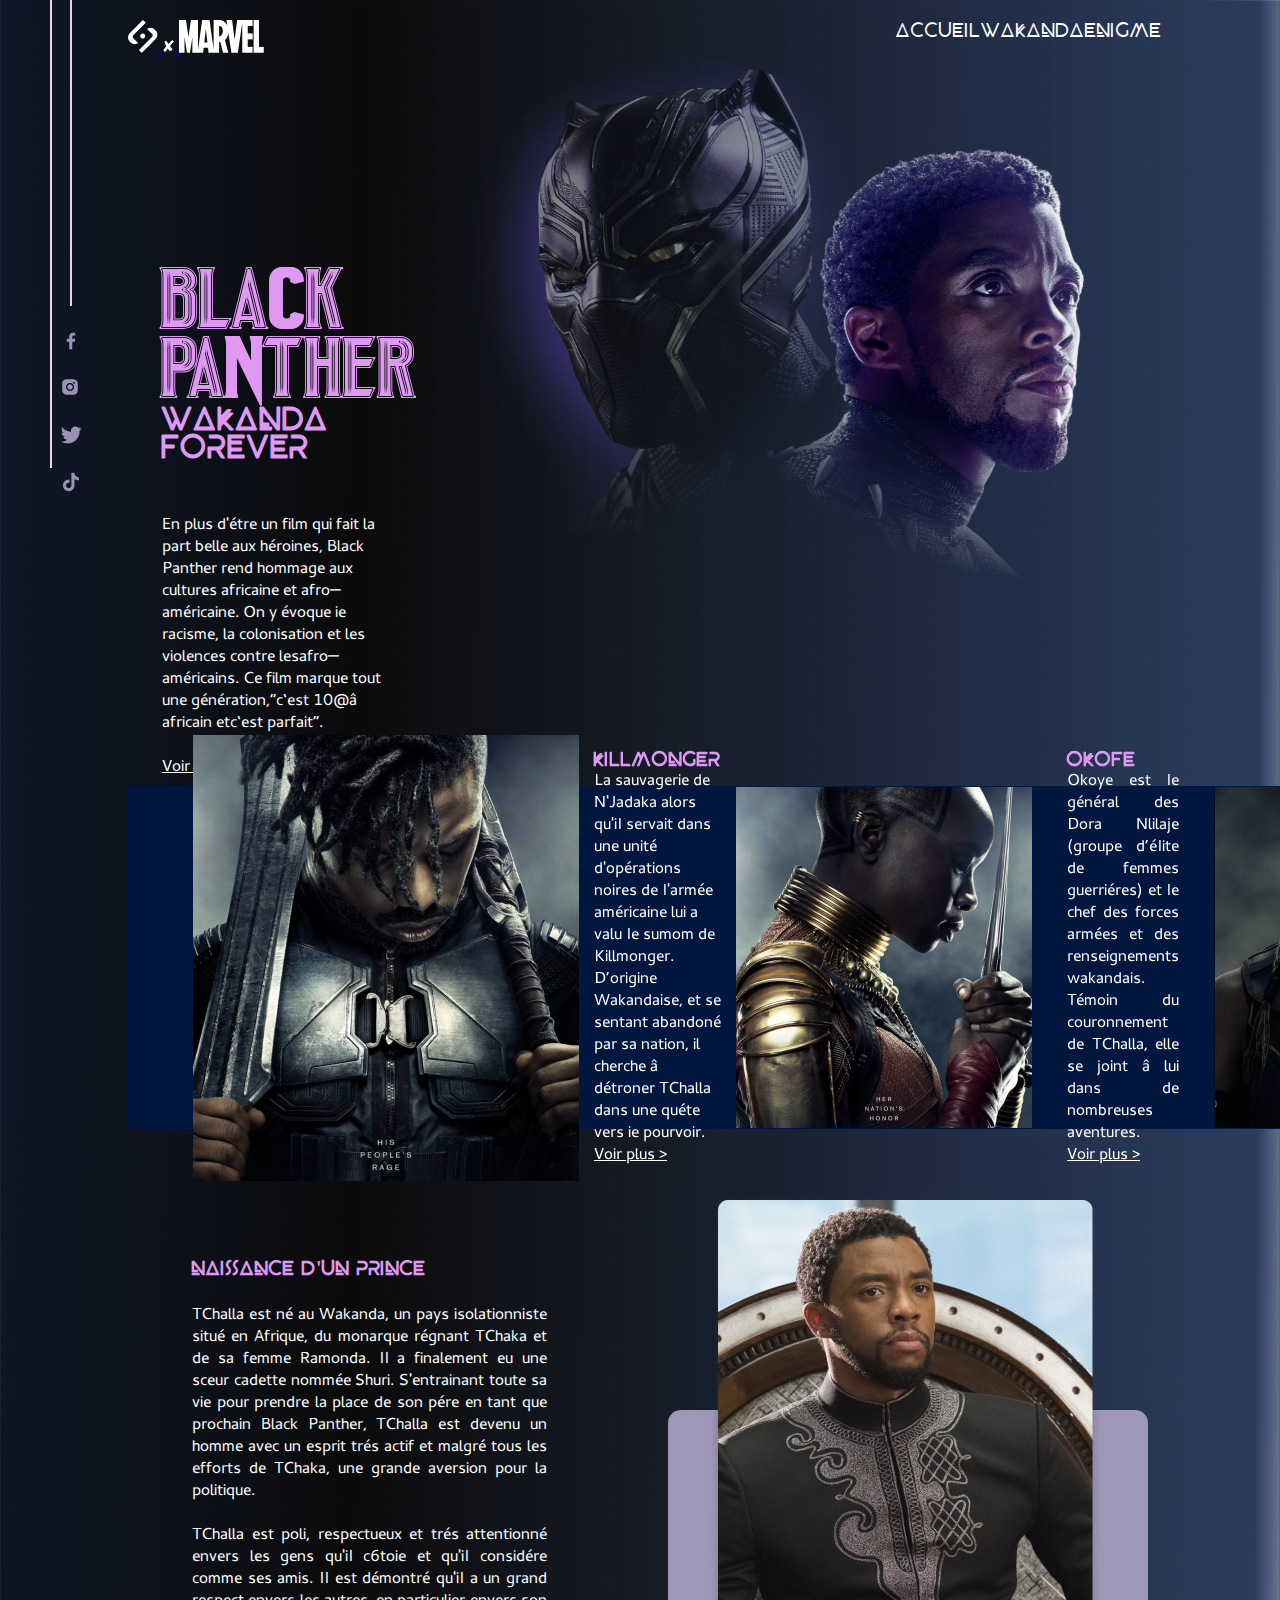
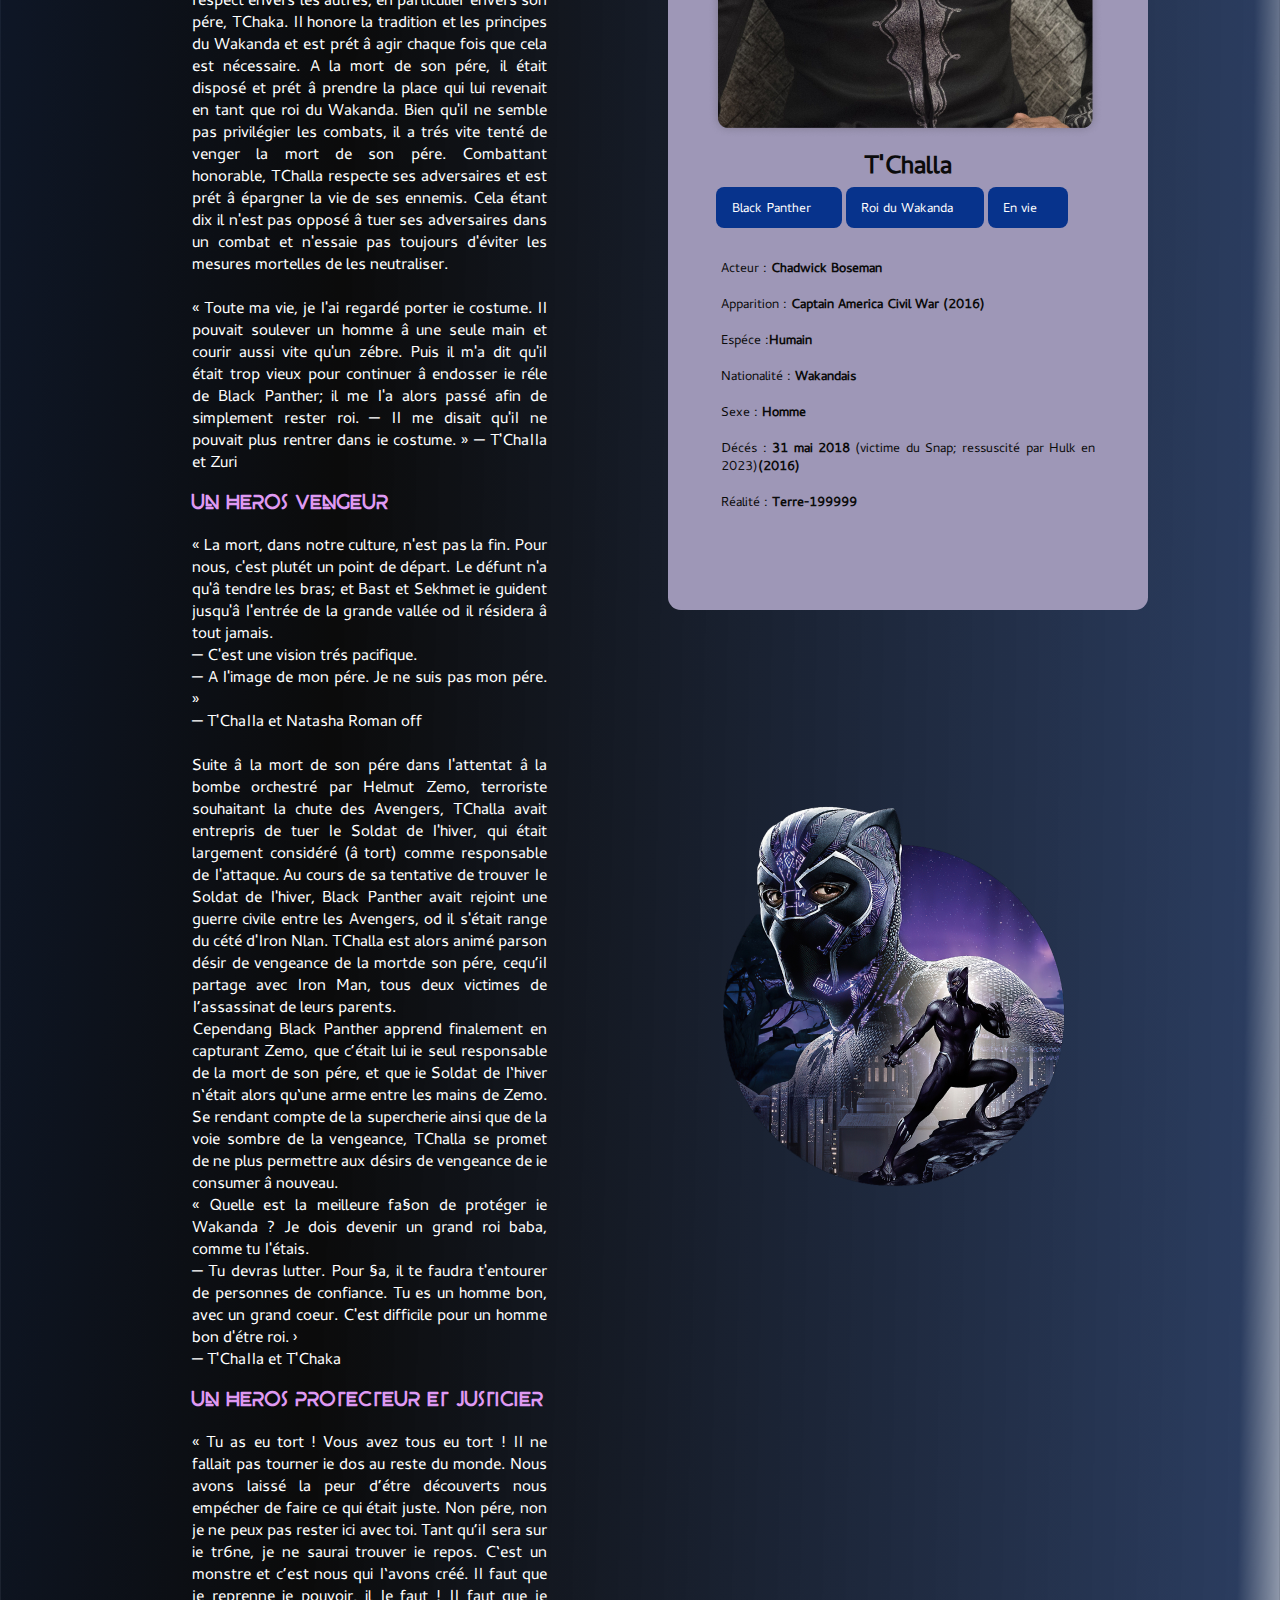
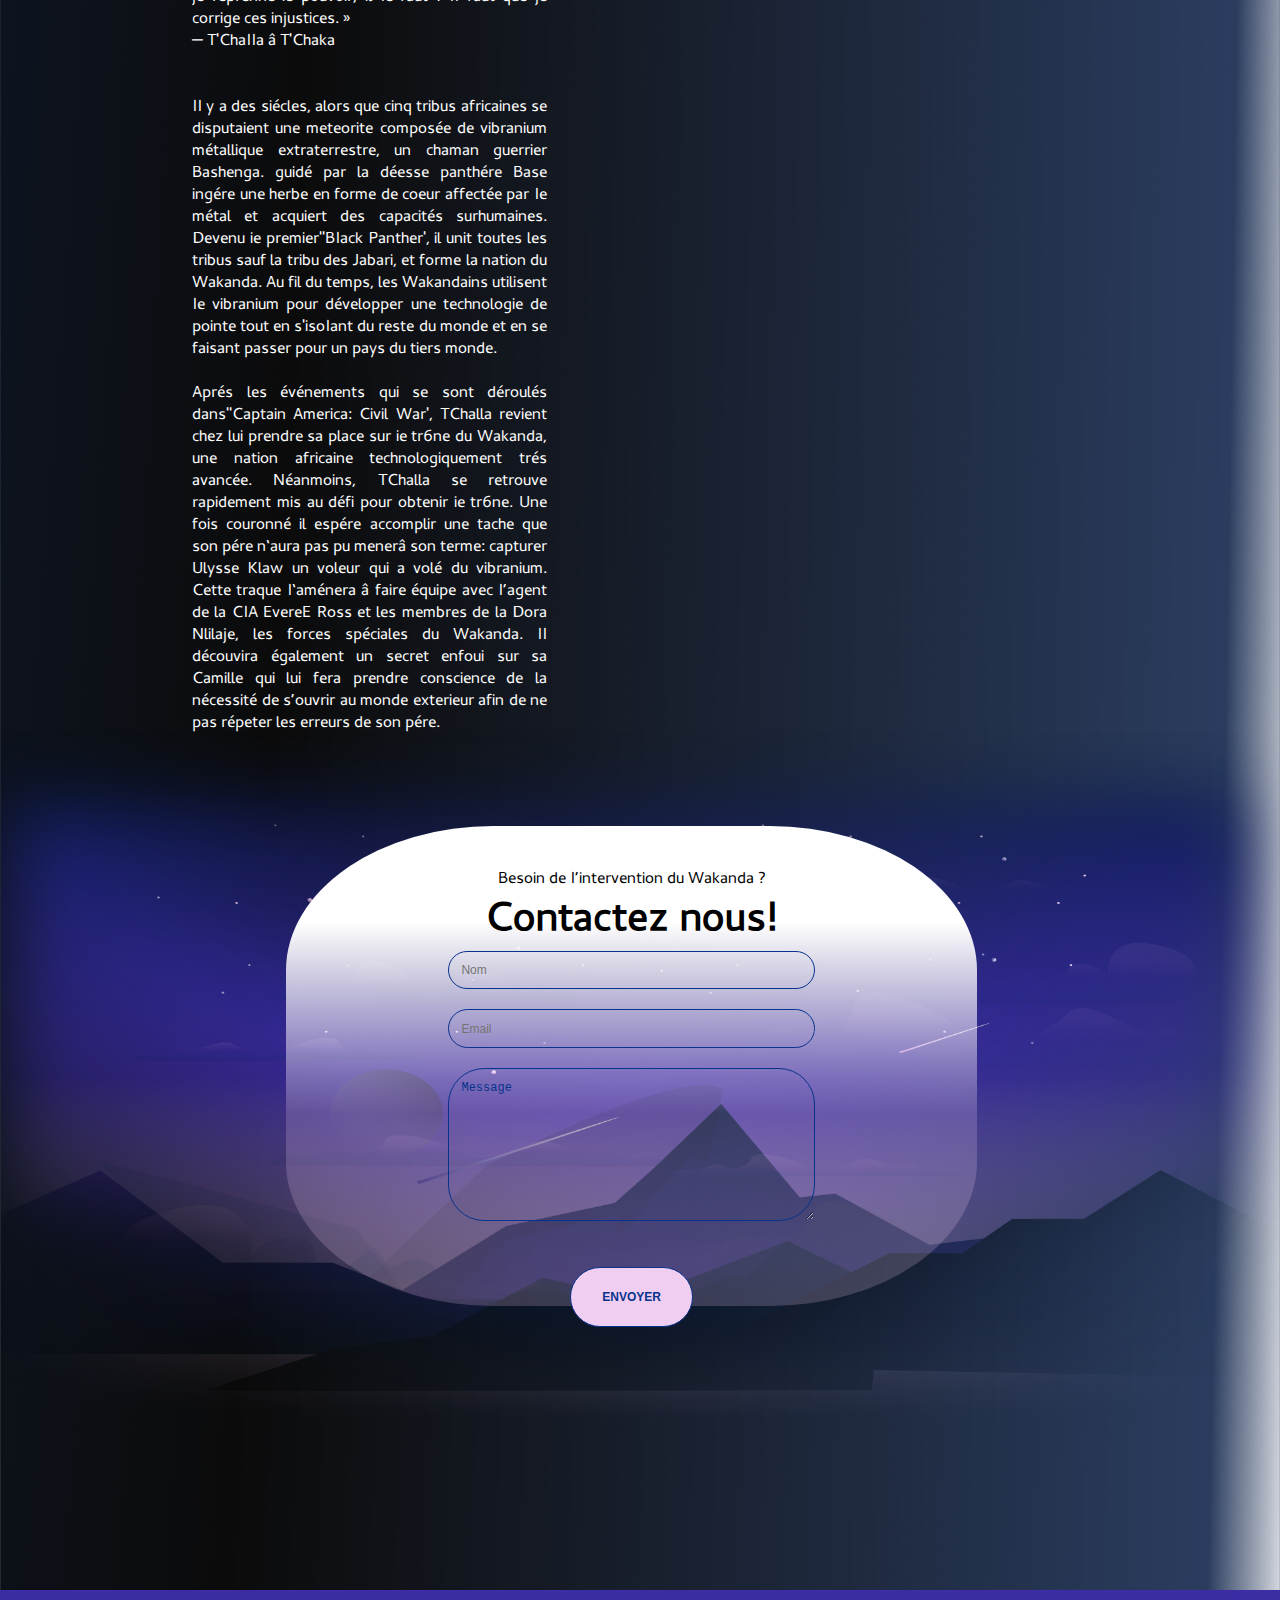
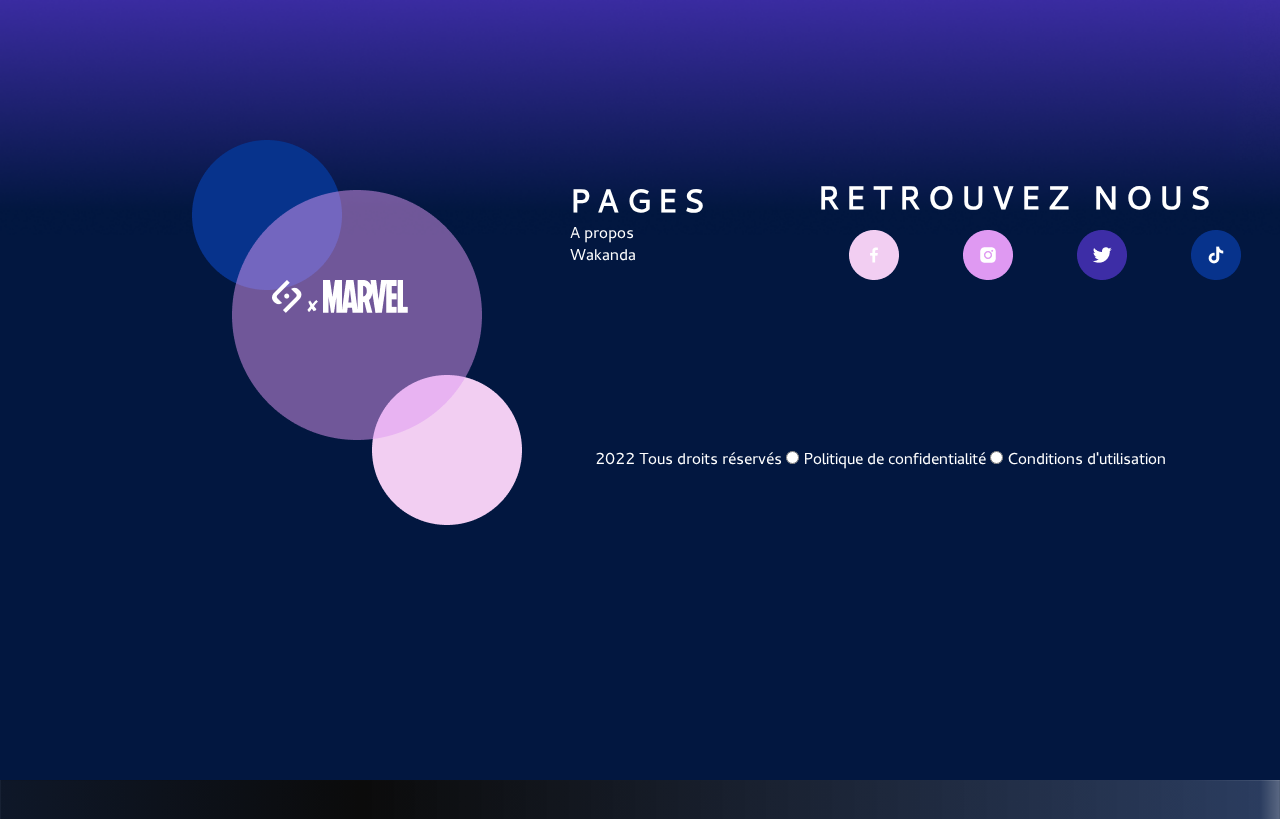
<file: accueil/index.html>
<!DOCTYPE html>
<html lang="en">
<head>
    <meta charset="UTF-8">
    <meta http-equiv="X-UA-Compatible" content="IE=edge">
    <meta name="viewport" content="width=device-width, initial-scale=1.0">
    <title>PANTHER / Accueil</title>
    <link rel="stylesheet" href="./css/style.css">
</head>
<body>
    <div class="long-bar"></div>
    <div class="short-bar"></div>
    <header>
        <nav class="navbar">
            <a href="#top"><img class="logo" src="../allpages/icon_SAYNA.png" alt="icon_SAYNA">
                <img class="logo" src="../allpages/icon_x.png" alt="icon_x">
                <img class="logo" src="../allpages/icon_MARVEL.png" alt="icon_MARVEL"></a>
            <ul>
                <li><a href="#">ACCUEIL</a></li>
                <li><a href="../wakanda/index.html" target="_blank">WAKANDA</a></li>
                <li><a href="../enigme/index.html" target="_blank">ENIGME</a></li>
            </ul>
        </nav>
    </header>
    <main>
        <div class="scroll">
            <a href="http://www.marvel-cineverse.fr/pages/mcu/encyclopedie/personnages/black-panther.html" target="_blank">
                <img class="social" src="../allpages/icon_facebook.png" alt="icon_facebook"></a>
            <a href="http://www.marvel-cineverse.fr/pages/mcu/encyclopedie/personnages/black-panther.html" target="_blank">
                <img class="social" src="../allpages/icon_instagram.png" alt="icon_instagram"></a>
            <a href="http://www.marvel-cineverse.fr/pages/mcu/encyclopedie/personnages/black-panther.html" target="_blank">
                <img class="social" src="../allpages/icon_twitter.png" alt="icon_twitter"></a>
            <a href="http://www.marvel-cineverse.fr/pages/mcu/encyclopedie/personnages/black-panther.html" target="_blank">
                <img class="social" src="../allpages/icon_tiktok.png" alt="icon_tiktok"></a>
        </div>
    <section id="personnage-principal">
        <div class="container">
            <div class="content">
                <div class="personnage-text">
                <h1>BLACK PANTHER</h1>
                <h2>WAKANDA FOREVER</h2>
                <p>En plus d'étre un film qui fait la part belle aux héroines, Black Panther rend hommage aux cultures africaine et afro—américaine. On y évoque ie racisme, la colonisation et les violences contre lesafro—américains.
                    Ce film marque tout une génération,“c‘est 10@â africain etc‘est parfait”. <br>
                    <br>
                    <span class="voir-plus"> Voir plus ></span>
                </p>
                </div>
                <div class="black-panther">
                    <img src="./a-illustrations/Pantherhome1..png" alt="">
                </div>
            </div>
        </div>
    </section>
    <section id="personnage">
        <div class="container">
            <div class="content">
                <div class="personnage-image">
                    <img src="./a-illustrations/Pantherhome2.png" alt="">
                </div>
                <div>
                    <h3>KILLMONGER</h3>
                    <p>La sauvagerie de N'Jadaka alors qu'iI servait dans une unité d'opérations noires de I'armée américaine lui a valu Ie sumom de Killmonger. D’origine Wakandaise, et se sentant abandoné par sa nation, il cherche â détroner TChalla dans une quéte vers ie pourvoir. <br>
                        <span class="voir-plus"> Voir plus ></span>
                    </p>
                </div>
                <div class="personnage-image">
                    <img src="./a-illustrations/Pantherhome3.png" alt="">
                </div>
                <div class="personnage-text">
                    <h3>OKOFE</h3>
                    <p>Okoye est Ie général des Dora Nlilaje (groupe d’éIite de femmes guerriéres) et Ie chef des forces armées et des renseignements wakandais. Témoin du couronnement de TChalla, elle se joint â lui dans de nombreuses aventures. <br>
                        <span class="voir-plus"> Voir plus ></span>
                    </p>
                </div> 
                <div class="personnage-image">
                    <img src="./a-illustrations/Pantherhome4.png" alt="">
                </div>
            </div>
        </div>
    </section>
    <section id="history">
        <div class="container">
            <div class="description">
                <h3>NAISSANCE D'UN PRINCE</h3>
                <br>
                <p>TChalla est né au Wakanda, un pays isolationniste situé en Afrique, du monarque régnant TChaka et de sa femme Ramonda. 
                    II a finalement eu une sceur cadette nommée Shuri. 
                    S'entrainant toute sa vie pour prendre la place de son pére en tant que prochain Black Panther, TChalla est devenu un homme avec un esprit trés actif et malgré tous les efforts de TChaka, une grande aversion pour la politique. <br>
                    <br>
                    TChalla est poli, respectueux et trés attentionné envers les gens qu'iI c6toie et qu'iI considére comme ses amis. 
                    II est démontré qu'iI a un grand respect envers les autres, en particulier envers son pére, TChaka. 
                    II honore la tradition et les principes du Wakanda et est prét â agir chaque fois que cela est nécessaire. 
                    A la mort de son pére, il était disposé et prét â prendre la place qui lui revenait en tant que roi du Wakanda. 
                    Bien qu'iI ne semble pas privilégier les combats, il a trés vite tenté de venger la mort de son pére. 
                    Combattant honorable, TChalla respecte ses adversaires et est prét â épargner la vie de ses ennemis. 
                    Cela étant dix il n'est pas opposé â tuer ses adversaires dans un combat et n'essaie pas toujours d'éviter les mesures mortelles de les neutraliser. <br>
                    <br>
                    « Toute ma vie, je I'ai regardé porter ie costume. II pouvait soulever un homme â une seule main et courir aussi vite qu'un zébre. 
                    Puis il m'a dit qu'iI était trop vieux pour continuer â endosser ie réle de Black Panther; il me I'a alors passé afin de simplement rester roi.
                    —	II me disait qu'iI ne pouvait plus rentrer dans ie costume. »
                    —	T'ChaIIa et Zuri   <br>                 
                </p>
                <br>
                <h3>UN HEROS VENGEUR</h3>
                <br>
                <p>« La mort, dans notre culture, n'est pas la fin. Pour nous, c'est plutét un point de départ. Le défunt n'a qu'â tendre les bras; et Bast et Sekhmet ie guident jusqu'â I'entrée de la grande vallée od il résidera â tout jamais. <br>
                    —	C'est une vision trés pacifique. <br>
                    —	A I'image de mon pére. Je ne suis pas mon pére. » <br>
                    —	T'ChaIIa et Natasha Roman off <br>
                    <br>
                    Suite â la mort de son pére dans I'attentat â la bombe orchestré par Helmut Zemo, terroriste souhaitant la chute des Avengers, TChalla avait entrepris de tuer Ie Soldat de I'hiver, 
                    qui était largement considéré (â tort) comme responsable de I'attaque. 
                    Au cours de sa tentative de trouver Ie Soldat de I'hiver, Black Panther avait rejoint une guerre civile entre les Avengers, od il s'était range du cété d'Iron Nlan. 
                    TChalla est alors animé parson désir de vengeance de la mortde son pére, cequ’iI partage avec Iron Man, tous deux victimes de I’assassinat de leurs parents. <br>
                    
                    Cependang Black Panther apprend finalement en capturant Zemo, que c’était lui ie seul responsable de la mort de son pére, et que ie Soldat de I‘hiver n‘était alors qu‘une arme entre les mains de Zemo. 
                    Se rendant compte de la supercherie ainsi que de la voie sombre de la vengeance, TChalla se promet de ne plus permettre aux désirs de vengeance de ie consumer â nouveau. <br>
                    
                    « Quelle est la meilleure fa§on de protéger ie Wakanda ? Je dois devenir un grand roi baba, comme tu I'étais. <br>
                    —	Tu devras lutter. Pour §a, il te faudra t'entourer de personnes de confiance. Tu es un homme bon, avec un grand coeur. C'est difficile pour un homme bon d'étre roi. › <br>
                    —	T'ChaIIa et T'Chaka <br>
                </p>
                <br>
                <h3>UN HEROS PROTECTEUR ET JUSTICIER</h3>
                <br>
                <p>« Tu as eu tort ! Vous avez tous eu tort ! II ne fallait pas tourner ie dos au reste du monde. 
                    Nous avons laissé la peur d’étre découverts nous empécher de faire ce qui était juste. 
                    Non pére, non je ne peux pas rester ici avec toi. Tant qu’iI sera sur ie tr6ne, je ne saurai trouver ie repos. 
                    C‘est un monstre et c’est nous qui I‘avons créé. 
                    II faut que je reprenne ie pouvoir, il Ie faut ! II faut que je corrige ces injustices. » <br>
                    —	T'ChaIIa â T'Chaka <br>
                    <br>
                    <br>
                    II y a des siécles, alors que cinq tribus africaines se disputaient une meteorite composée de vibranium métallique extraterrestre, un chaman guerrier Bashenga. 
                    guidé par la déesse panthére Base ingére une herbe en forme de coeur affectée par Ie métal et acquiert des capacités surhumaines. 
                    Devenu ie premier"BIack Panther', il unit toutes les tribus sauf la tribu des Jabari, et forme la nation du Wakanda. 
                    Au fil du temps, les Wakandains utilisent Ie vibranium pour développer une technologie de pointe tout en s'isoIant du reste du monde et en se faisant passer pour un pays du tiers monde. <br>
                    <br>
                    Aprés les événements qui se sont déroulés dans"Captain America: Civil War', TChalla revient chez lui prendre sa place sur ie tr6ne du Wakanda, une nation africaine technologiquement trés avancée. 
                    Néanmoins, TChalla se retrouve rapidement mis au défi pour obtenir ie tr6ne. Une fois couronné il espére accomplir une tache que son pére n‘aura pas pu menerâ son terme: 
                    capturer Ulysse Klaw un voleur qui a volé du vibranium. 
                    Cette traque I‘aménera â faire équipe avec I’agent de la CIA EvereE Ross et les membres de la Dora Nlilaje, les forces spéciales du Wakanda. 
                    II découvira également un secret enfoui sur sa Camille qui lui fera prendre conscience de la nécessité de s’ouvrir au monde exterieur afin de ne pas répeter les erreurs de son pére. <br>
                </p>
            </div>
            <div class="biographie">
                <div class="bio-tchalla">
                    <span class="tchalla"><img src="./a-illustrations/Pantherhome5.png" alt=""></span>
                    <div class="content">
                        <h4>T'Challa</h4>
                        <div class="btn">
                        <button>Black Panther</button>
                        <button>Roi du Wakanda</button>
                        <button>En vie</button>
                        </div>
                        <p>
                        Acteur : <span>Chadwick Boseman</span><br>
                        <br>
                        Apparition :<span> Captain America Civil War (2016)</span><br>
                        <br>
                        Espéce :<span>Humain</span><br>
                        <br>
                        Nationalité : <span>Wakandais </span><br>
                        <br>
                        Sexe : <span>Homme</span> <br>
                        <br>
                        Décés : <span>31 mai 2018</span> (victime du Snap; ressuscité par Hulk en 2023)<span>(2016)</span><br>
                        <br>
                        Réalité :<span> Terre-199999</span> <br>
                        </p>
                    </div>
                </div>
                <span class="Black"><img src="./a-illustrations/Pantherhome6.png" alt=""></span>
            </div>
        </div>
    </section>
    <section id="contact">
        <div class="container">
            <p>Besoin de I’intervention du Wakanda ? <br>
            <span>Contactez nous!</span></p>
            <form action="fill">
                <div>
                    <input type="name" placeholder="Nom">
                    <input type="email" placeholder="Email">
                    <textarea name="message" id="message" cols="30" rows="10">Message</textarea>
                    <input type="submit" value="ENVOYER">
                </div>
            </form>
        </div>
    </section>
    <footer>
        <div class="container">
            <div class="image">
                <img class="img" src="../allpages/footer1.png" alt="">
                <div class="logos">
                   <a href="#top"><img src="../allpages/icon_SAYNA.png" alt="">
                    <img src="../allpages/icon_x.png" alt="">
                    <img src="../allpages/icon_MARVEL.png" alt="">
                    </a>
                </div>
            </div>
            <div class="page">
                <h2>PAGES</h2>
                <a href="#top">A propos</a><br>
                <a href="../wakanda/index.html" target="_blank">Wakanda</a> 
            </div>
            <div class="icon">
                <h2>RETROUVEZ NOUS</h2>
                <a href="http://www.marvel-cineverse.fr/pages/mcu/encyclopedie/personnages/black-panther.html" target="_blank">
                    <img class="social" src="../allpages/footer3.png" alt="facebook">
                </a>
                <a href="http://www.marvel-cineverse.fr/pages/mcu/encyclopedie/personnages/black-panther.html" target="_blank">
                    <img class="social" src="../allpages/footer4.png" alt="instagram">
                </a>
                <a href="http://www.marvel-cineverse.fr/pages/mcu/encyclopedie/personnages/black-panther.html" target="_blank">
                    <img class="social" src="../allpages/footer5.png" alt="twitter">
                </a>
                <a href="http://www.marvel-cineverse.fr/pages/mcu/encyclopedie/personnages/black-panther.html" target="_blank">
                    <img class="social" src="../allpages/footer6.png" alt="tiktok">
                </a>
            </div>
            <div class="text">
                2022 Tous droits réservés 
                <input type="radio"> Politique de confidentialité</input>
                <input type="radio"> Conditions d'utilisation</input>
            </div>
        </div>
    </footer>
    </main>
</body>
</html>
</file>
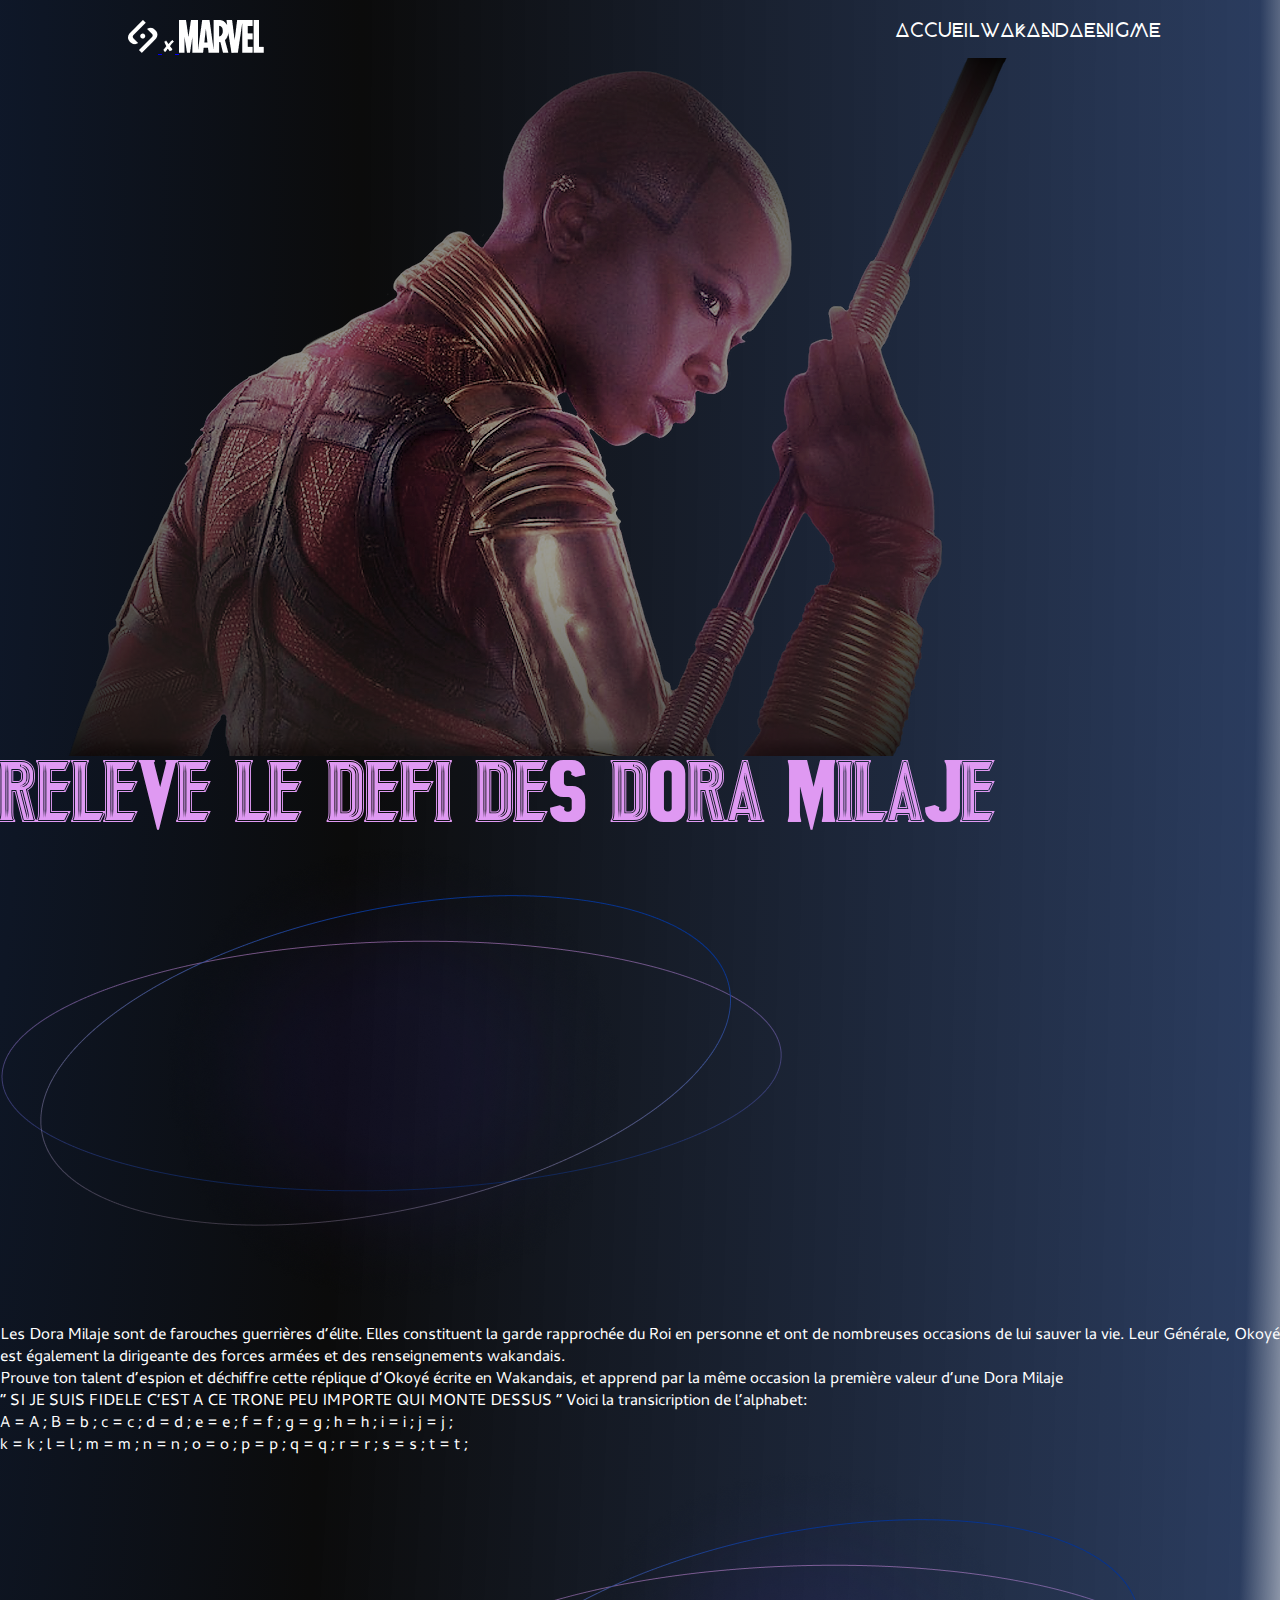
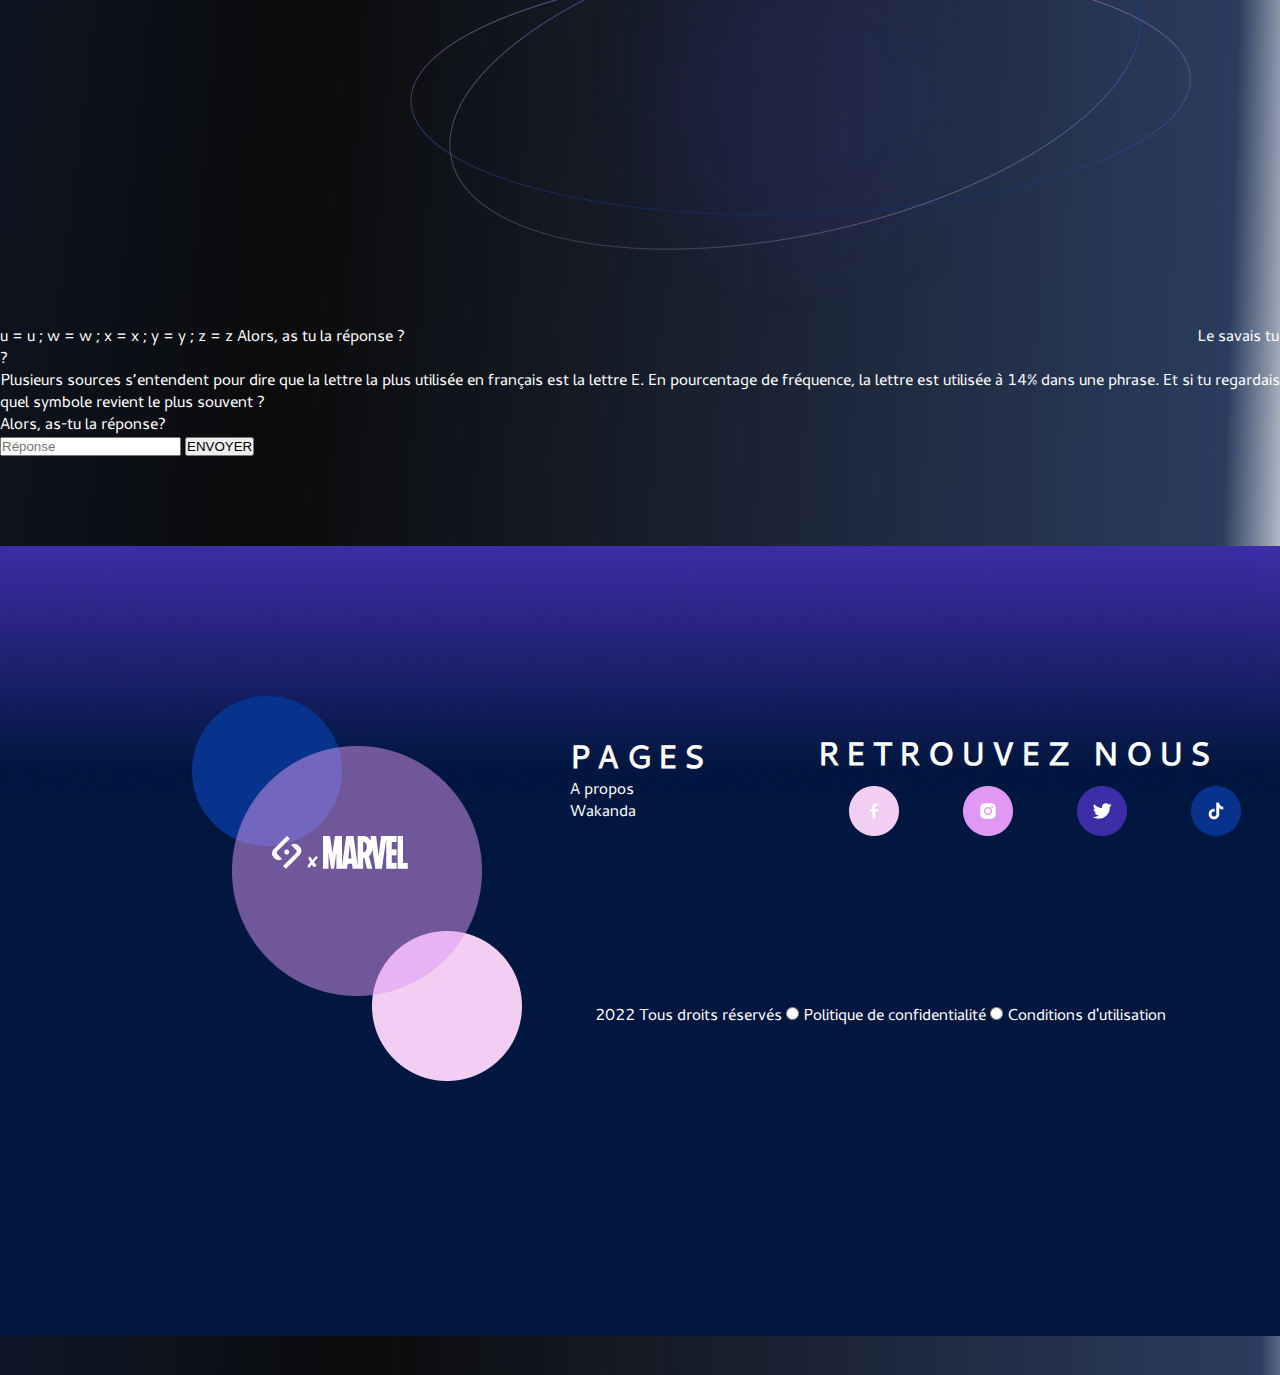
<file: enigme/index.html>
<!DOCTYPE html>
<html lang="en">
<head>
    <meta charset="UTF-8">
    <meta http-equiv="X-UA-Compatible" content="IE=edge">
    <meta name="viewport" content="width=device-width, initial-scale=1.0">
    <title>PANTHER / Enigme</title>
    <link rel="stylesheet" href="./css/style.css">
</head>
<body>
    <header>
        <nav class="navbar">
            <a href="#top"><img class="logo" src="../allpages/icon_SAYNA.png" alt="icon_SAYNA">
                <img class="logo" src="../allpages/icon_x.png" alt="icon_x">
                <img class="logo" src="../allpages/icon_MARVEL.png" alt="icon_MARVEL"></a>
            <ul>
                <li><a href="../accueil/index.html" target="_blank">ACCUEIL</a></li>
                <li><a href="../wakanda/index.html" target="_blank">WAKANDA</a></li>
                <li><a href="#">ENIGME</a></li>
            </ul>
        </nav>
    </header>
    <main>
    <section>
        <div>
            <div>
                <div>
                    <img src="./e-illustrations/Pantherenigme1.png" alt="">
                </div>
                <div>
                <h1>RELEVE LE DEFI DES DORA MILAJE</h1>
                    <div>
                        <img src="./e-illustrations/Pantherenigme2.png" alt="">
                <p>Les Dora Milaje sont de farouches guerrières d’élite. Elles constituent la garde 
                    rapprochée du Roi en personne et ont de nombreuses occasions de lui sauver la 
                    vie. Leur Générale, Okoyé est également la dirigeante des forces armées et des 
                    renseignements wakandais. <br>
                    
                    Prouve ton talent d’espion et déchiffre cette réplique d’Okoyé écrite en Wakandais, 
                    et apprend par la même occasion la première valeur d’une Dora Milaje 
                </p>
                </div>
            </div>
        </div>
    </section> 
    <section>           
        <div>
            <div>
                <div>
                    <span> “ SI JE SUIS FIDELE C’EST A CE TRONE 
                    PEU IMPORTE QUI MONTE DESSUS ”</span>
                    <span> Voici la transicription de l’alphabet: <br>
                     A = A ; B = b ; c = c ; d = d ; e = e ; f = f ; g = g ; h = h ; i = i ; j = j ; <br>
                    k = k ; l = l ; m = m ; n = n ; o = o ; p = p ; q = q ; r = r ; s = s ; t = t ; <br>
                    u = u ; w = w ; x = x ; y = y ; z = z </span>
                    <span>Alors, as tu la réponse ?</span>
                    <img src="./e-illustrations/Pantherenigme2.png" alt="">
                    <span>Le savais tu ? <br>
                        Plusieurs sources s’entendent pour dire que la lettre la plus utilisée en français est 
                        la lettre E. En pourcentage de fréquence, la lettre est utilisée à 14% dans une 
                        phrase. Et si tu regardais quel symbole revient le plus souvent ?</span>
                </div>
            </div>
        </div>
    </section>
        <div>
            Alors, as-tu la réponse?
            <form action="input">
                <input type="text" placeholder="Réponse">
                <input type="submit" value="ENVOYER">
            </form>
        </div>
        <footer>
            <div class="container">
                <div class="image">
                    <img class="img" src="../allpages/footer1.png" alt="">
                    <div class="logos">
                       <a href="#top"><img src="../allpages/icon_SAYNA.png" alt="">
                        <img src="../allpages/icon_x.png" alt="">
                        <img src="../allpages/icon_MARVEL.png" alt="">
                        </a>
                    </div>
                </div>
                <div class="page">
                    <h2>PAGES</h2>
                    <a href="#top">A propos</a><br>
                    <a href="../wakanda/index.html" target="_blank">Wakanda</a> 
                </div>
                <div class="icon">
                    <h2>RETROUVEZ NOUS</h2>
                    <a href="http://www.marvel-cineverse.fr/pages/mcu/encyclopedie/personnages/black-panther.html" target="_blank">
                        <img class="social" src="../allpages/footer3.png" alt="facebook">
                    </a>
                    <a href="http://www.marvel-cineverse.fr/pages/mcu/encyclopedie/personnages/black-panther.html" target="_blank">
                        <img class="social" src="../allpages/footer4.png" alt="instagram">
                    </a>
                    <a href="http://www.marvel-cineverse.fr/pages/mcu/encyclopedie/personnages/black-panther.html" target="_blank">
                        <img class="social" src="../allpages/footer5.png" alt="twitter">
                    </a>
                    <a href="http://www.marvel-cineverse.fr/pages/mcu/encyclopedie/personnages/black-panther.html" target="_blank">
                        <img class="social" src="../allpages/footer6.png" alt="tiktok">
                    </a>
                </div>
                <div class="text">
                    2022 Tous droits réservés 
                    <input type="radio"> Politique de confidentialité</input>
                    <input type="radio"> Conditions d'utilisation</input>
                </div>
            </div>
        </footer>
        </main>
    </body>
    </html>
</file>
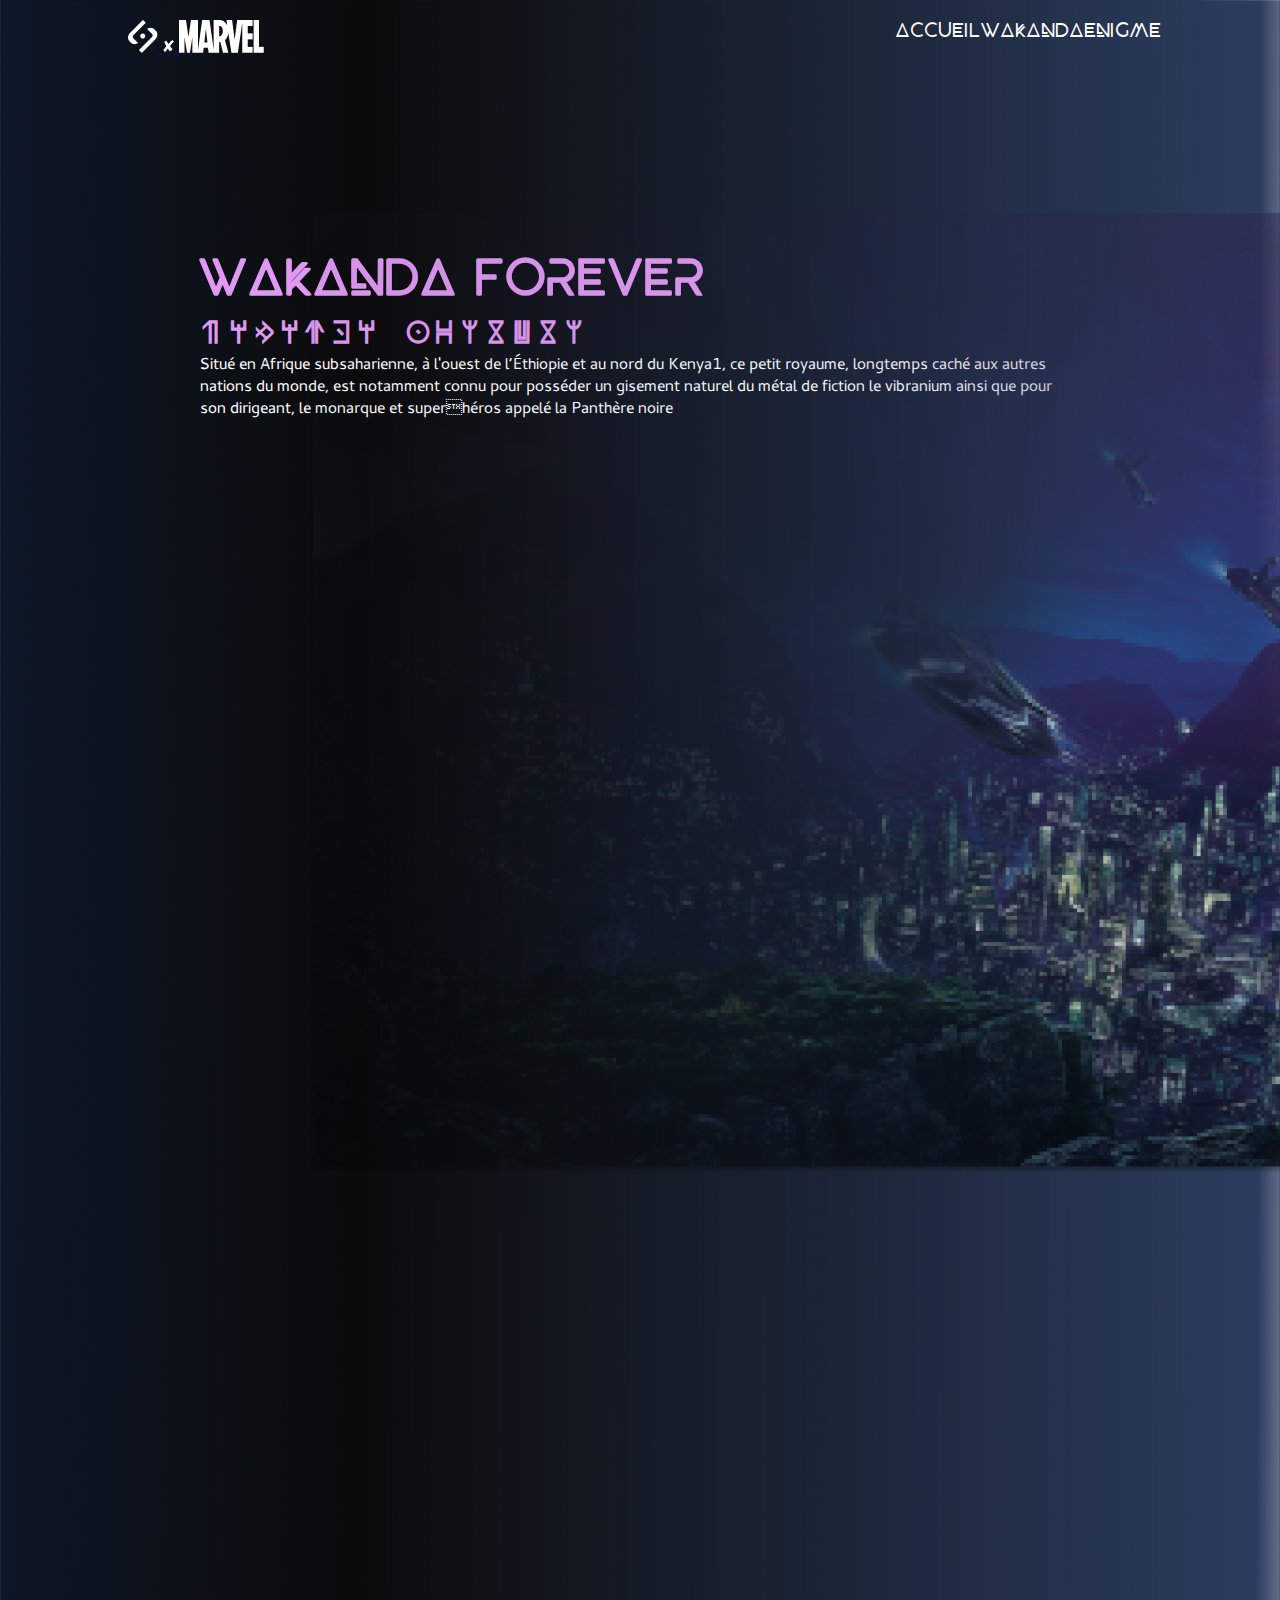
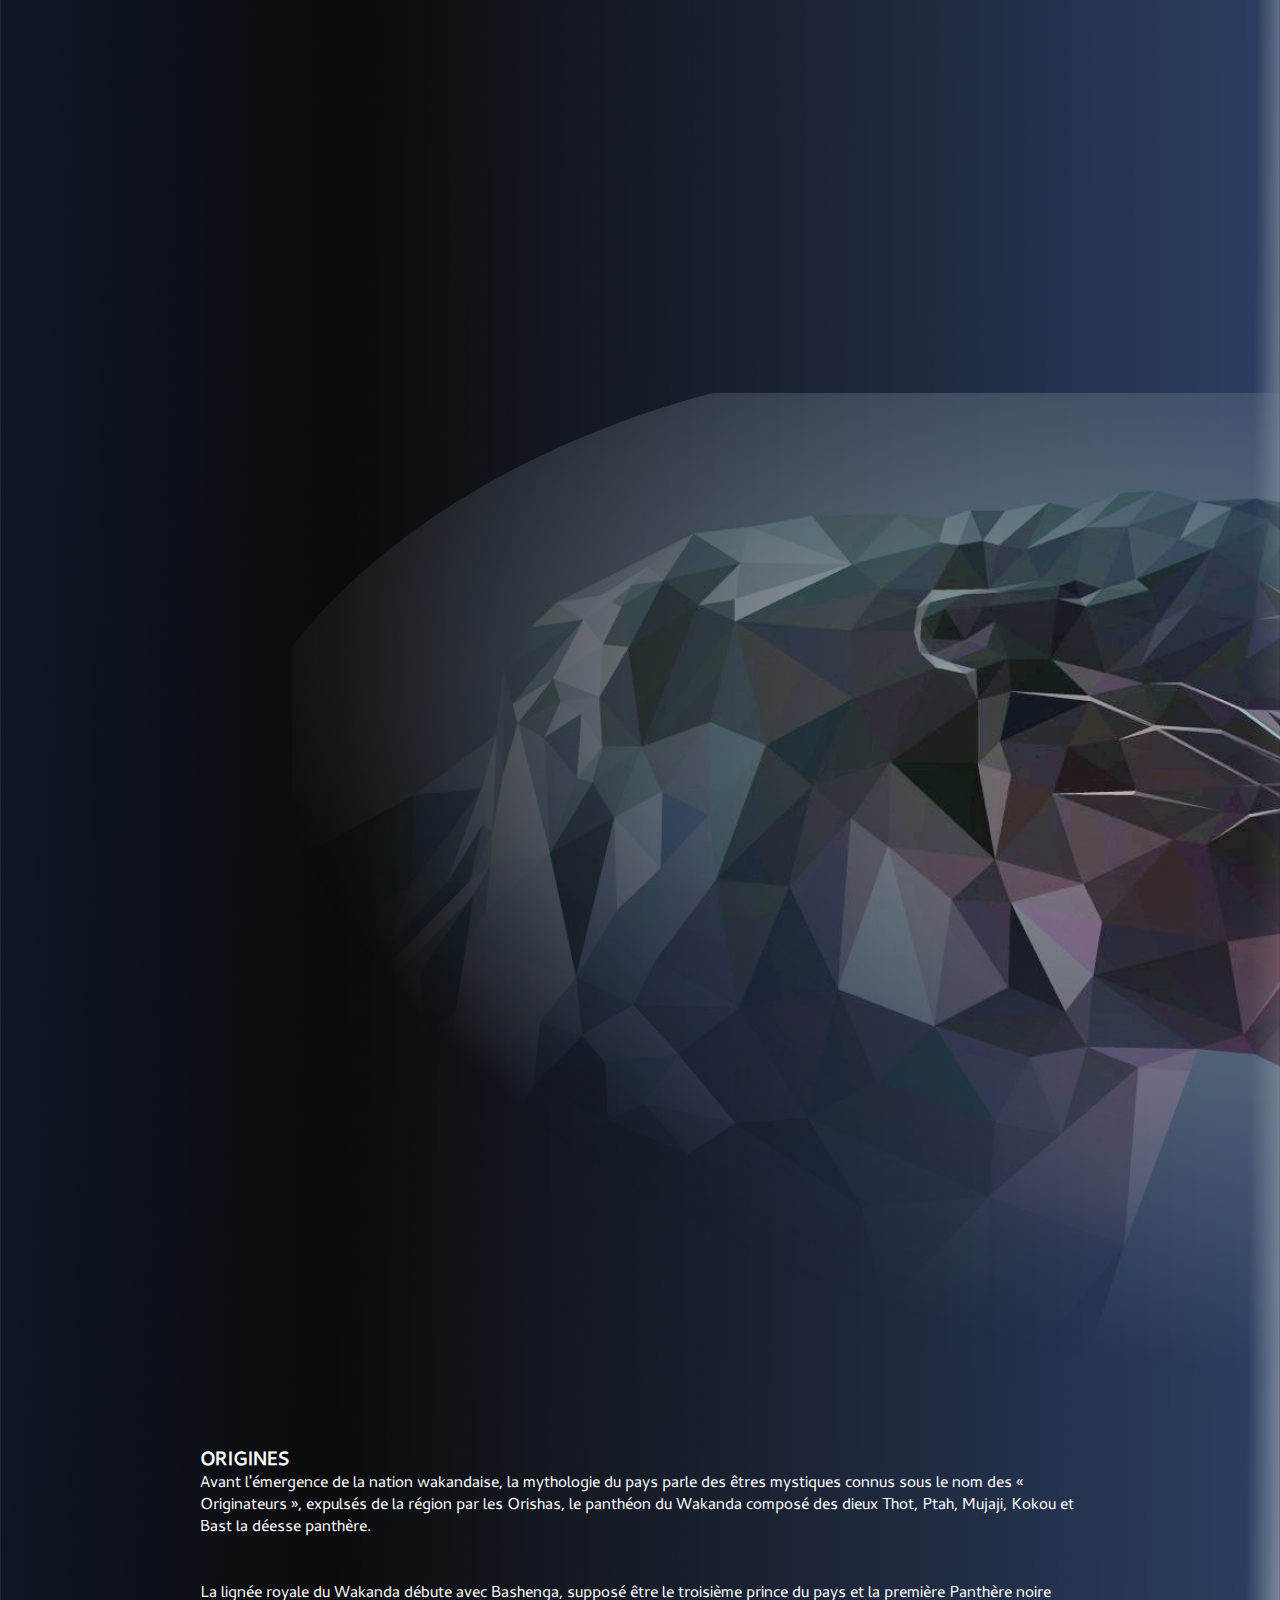
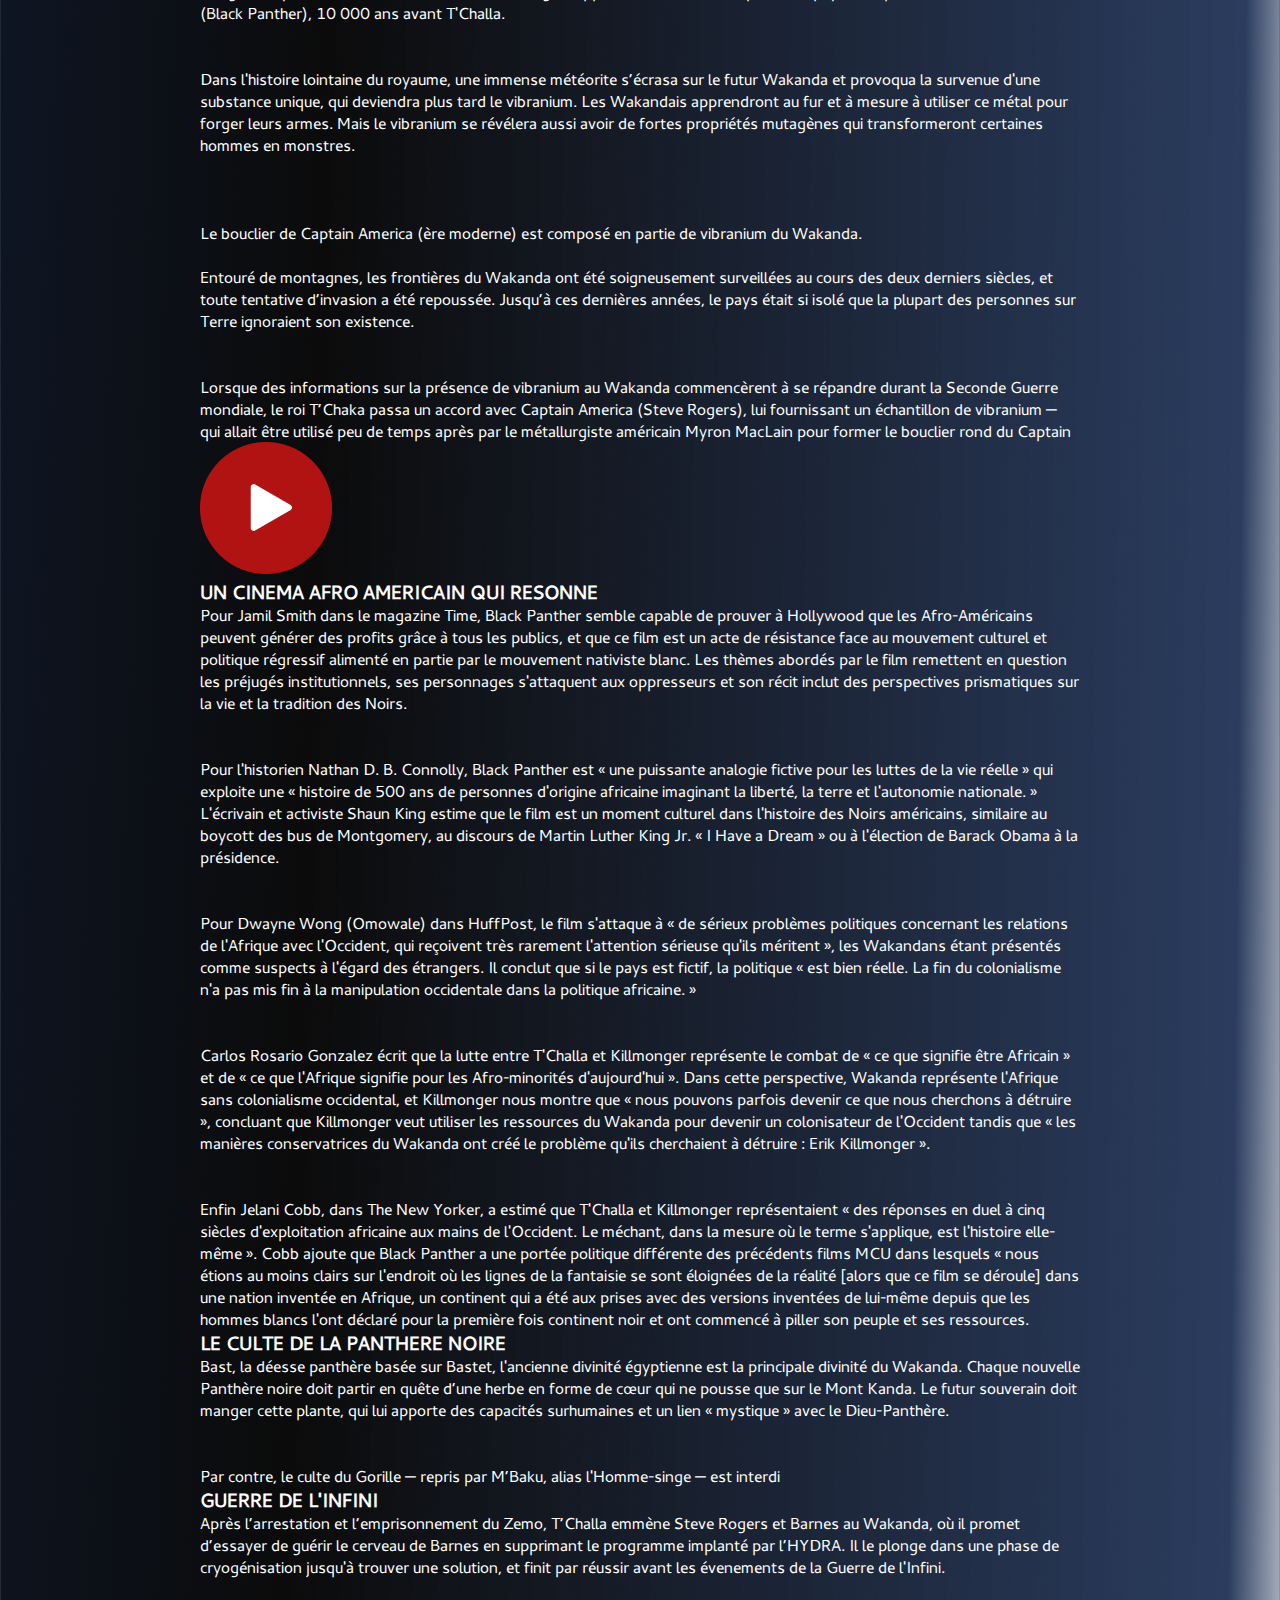
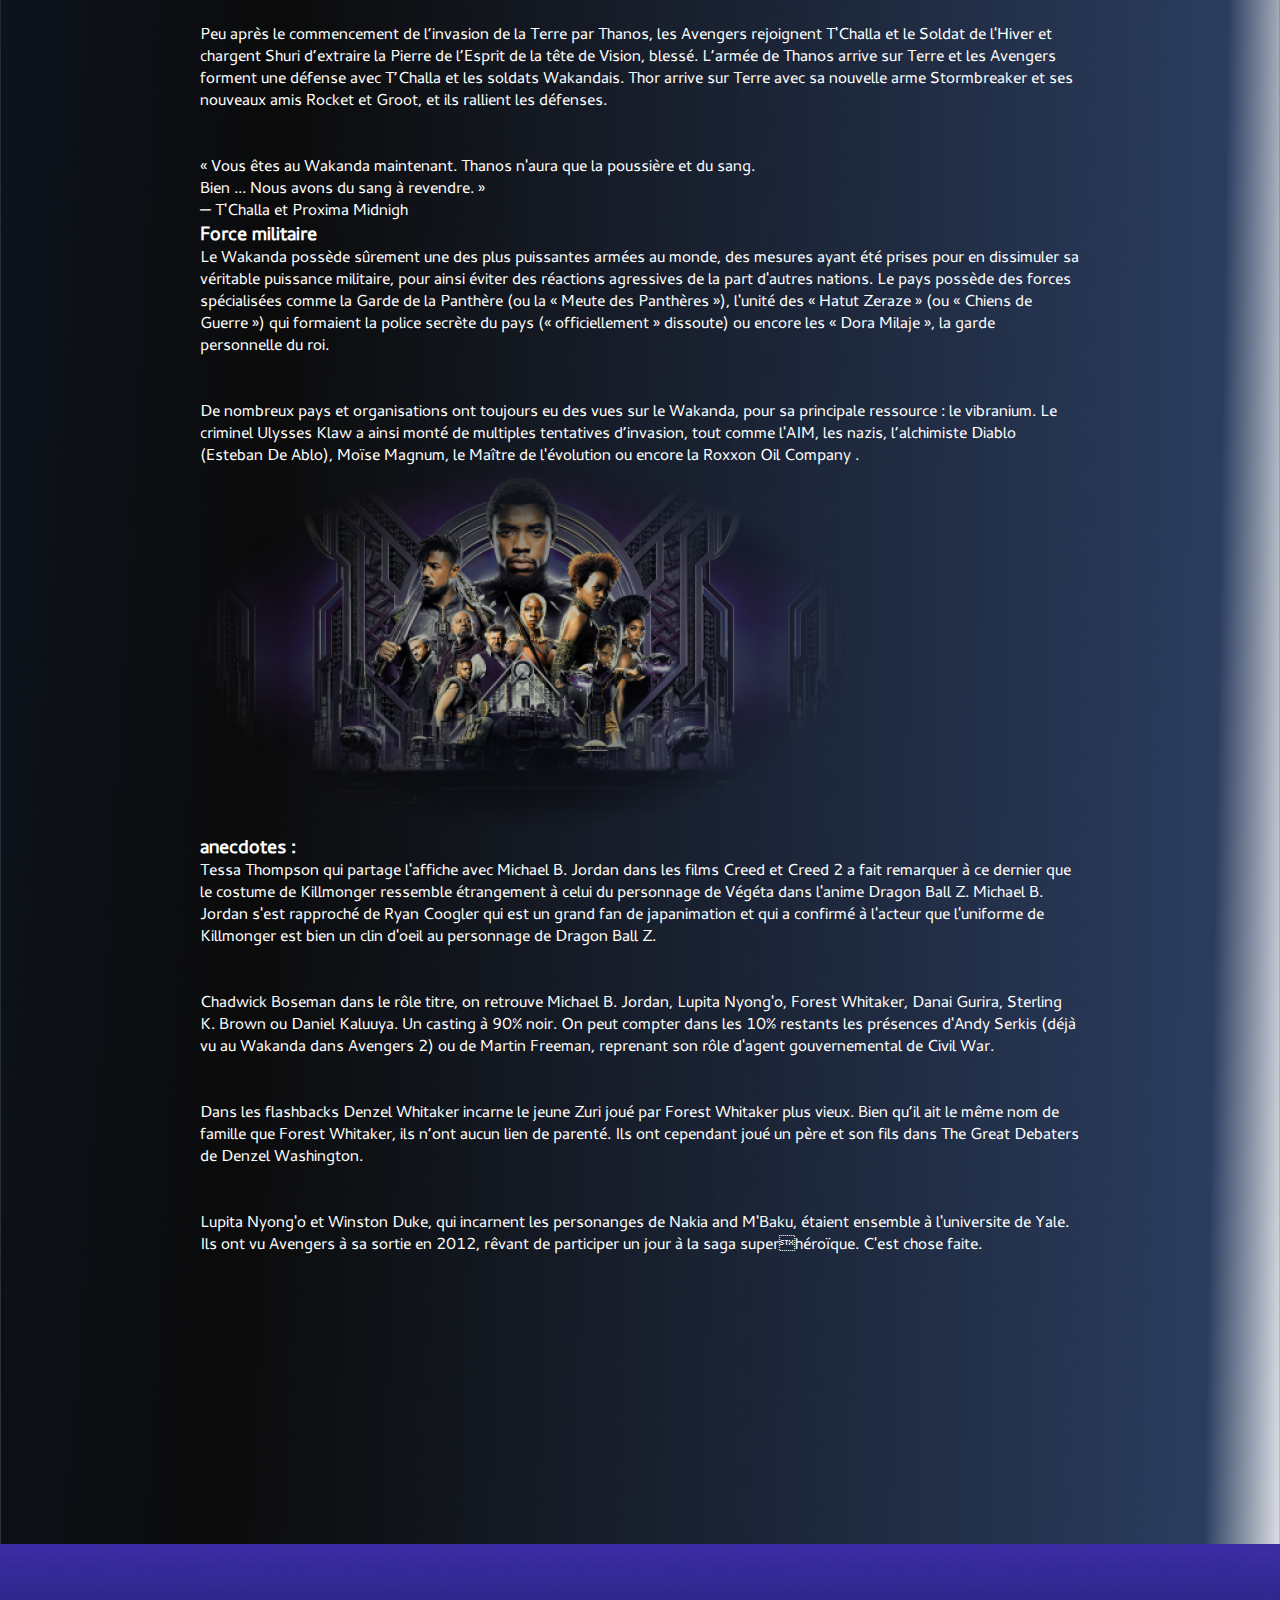
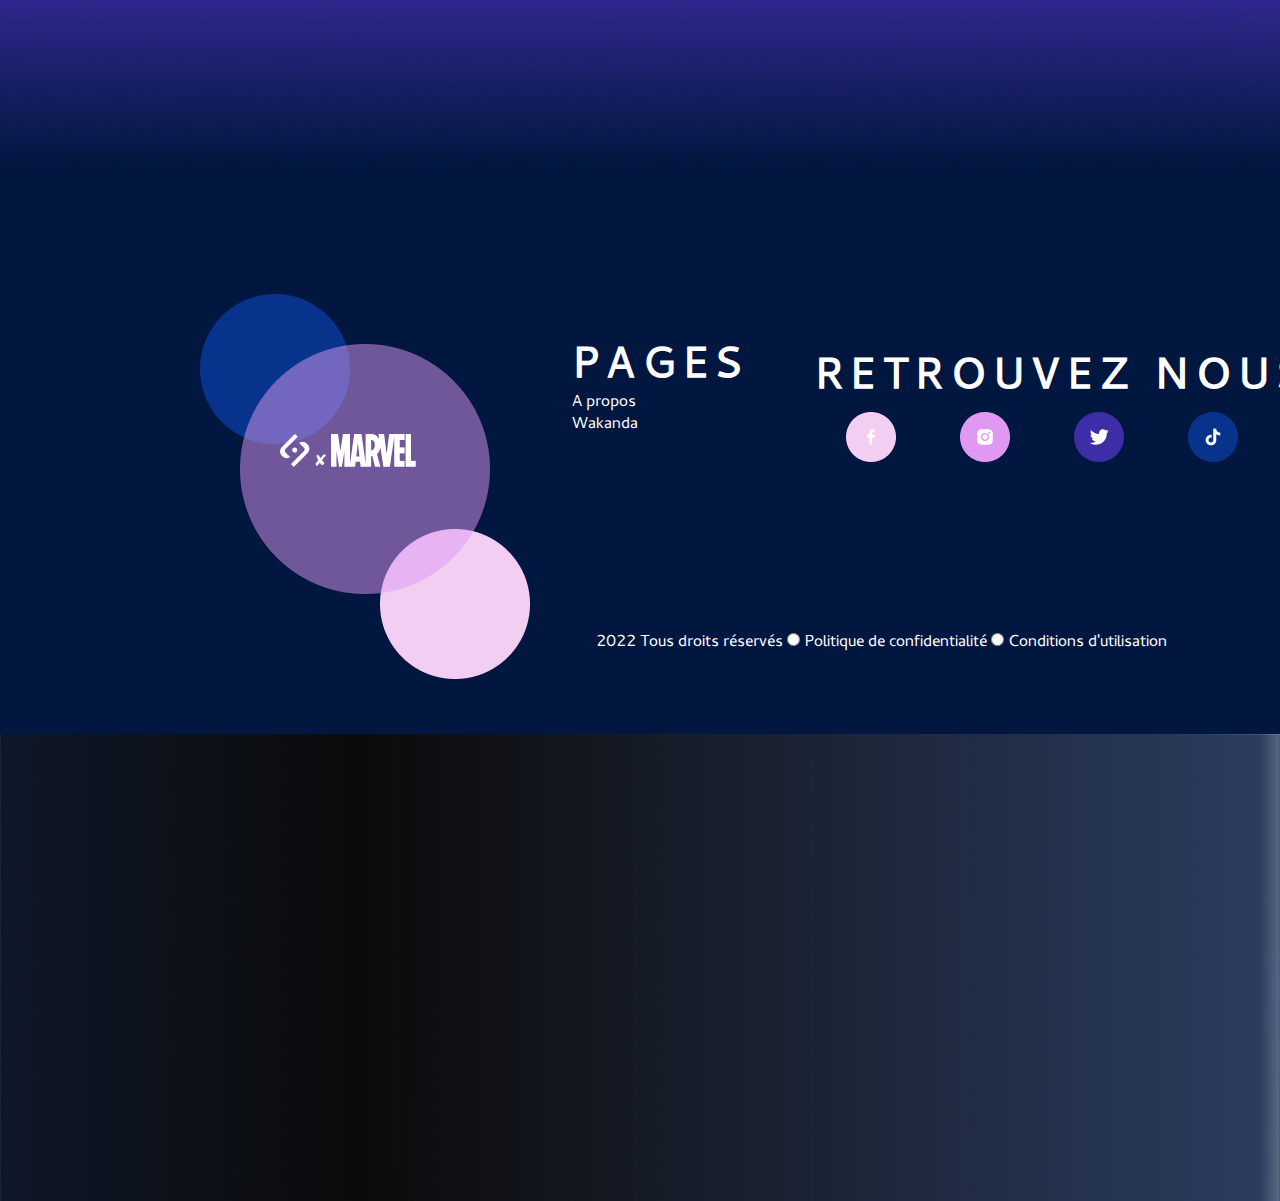
<file: wakanda/index.html>
<!DOCTYPE html>
<html lang="en">
<head>
    <meta charset="UTF-8">
    <meta http-equiv="X-UA-Compatible" content="IE=edge">
    <meta name="viewport" content="width=device-width, initial-scale=1.0">
    <title>PANTHER / Wakanda</title>
    <link rel="stylesheet" href="./css/style.css">
</head>
<body>
    <header>
        <nav class="navbar">
            <a href="#top"><img class="logo" src="../allpages/icon_SAYNA.png" alt="icon_SAYNA">
                <img class="logo" src="../allpages/icon_x.png" alt="icon_x">
                <img class="logo" src="../allpages/icon_MARVEL.png" alt="icon_MARVEL"></a>
            <ul>
                <li><a href="../accueil/index.html" target="_blank">ACCUEIL</a></li>
                <li><a href="#">WAKANDA</a></li>
                <li><a href="../enigme/index.html" target="_blank">ENIGME</a></li>
            </ul>
        </nav>
    </header>
    <main>
    <section class="wakanda">
        <div class="container">
            <div class="content">
                <h1>WAKANDA FOREVER</h1>
                <h2>WAKANDA FOREVER</h2>
                <p>Situé en Afrique subsaharienne, à l'ouest de l’Éthiopie et au nord du 
                    Kenya1, ce petit royaume, longtemps caché aux autres nations du monde, 
                    est notamment connu pour posséder un gisement naturel du métal de 
                    fiction le vibranium ainsi que pour son dirigeant, le monarque et superhéros appelé la Panthère noire
                </p>
            </div>   
            <div class="img1">
                    <img src="./w-illustrations/Pantherwakanda1.png" alt="">
            </div>
        </div>
    </section>
    <section class="origine">
        <div class="container">
            <div class="content">
                <div>
                    <span class="img2"><img src="./w-illustrations/Pantherwakanda2.png" alt="" srcset=""></span>
                    <h3>ORIGINES</h3>
                    <p>Avant l'émergence de la nation wakandaise, la mythologie du pays parle des êtres mystiques connus sous 
                        le nom des « Originateurs », expulsés de la région par les Orishas, le panthéon du Wakanda composé des 
                        dieux Thot, Ptah, Mujaji, Kokou et Bast la déesse panthère. <br>
                        <br>
                        <br>
                        La lignée royale du Wakanda débute avec Bashenga, supposé être le troisième prince du pays et la 
                        première Panthère noire (Black Panther), 10 000 ans avant T'Challa. <br>
                        <br>
                        <br>
                        Dans l'histoire lointaine du royaume, une immense météorite s’écrasa sur le futur Wakanda et provoqua 
                        la survenue d'une substance unique, qui deviendra plus tard le vibranium. Les Wakandais apprendront au 
                        fur et à mesure à utiliser ce métal pour forger leurs armes. Mais le vibranium se révélera aussi avoir de 
                        fortes propriétés mutagènes qui transformeront certaines hommes en monstres. <br>
                        <br>
                        <br>
                        <br>
                        Le bouclier de Captain America (ère moderne) est composé en partie de vibranium du Wakanda. <br>
                        <br>
                        Entouré de montagnes, les frontières du Wakanda ont été soigneusement surveillées au cours des deux 
                        derniers siècles, et toute tentative d’invasion a été repoussée. Jusqu’à ces dernières années, le pays était si 
                        isolé que la plupart des personnes sur Terre ignoraient son existence. <br>
                        <br>
                        <br>
                        Lorsque des informations sur la présence de vibranium au Wakanda commencèrent à se répandre durant 
                        la Seconde Guerre mondiale, le roi T’Chaka passa un accord avec Captain America (Steve Rogers), lui 
                        fournissant un échantillon de vibranium — qui allait être utilisé peu de temps après par le métallurgiste 
                        américain Myron MacLain pour former le bouclier rond du Captain
                    </p>
                    <span><a href="https://www.youtube.com/watch?v=ts30OG3Qld0"><img src="./w-illustrations/icon_player.png" alt="player"></a></span>
                    <h3>UN CINEMA AFRO AMERICAIN QUI RESONNE</h3>
                    <p>Pour Jamil Smith dans le magazine Time, Black Panther semble capable de prouver à Hollywood que les 
                        Afro-Américains peuvent générer des profits grâce à tous les publics, et que ce film est un acte de 
                        résistance face au mouvement culturel et politique régressif alimenté en partie par le mouvement nativiste 
                        blanc. Les thèmes abordés par le film remettent en question les préjugés institutionnels, ses personnages 
                        s'attaquent aux oppresseurs et son récit inclut des perspectives prismatiques sur la vie et la tradition des 
                        Noirs. <br>
                        <br>
                        <br>
                        Pour l'historien Nathan D. B. Connolly, Black Panther est « une puissante analogie fictive pour les luttes de 
                        la vie réelle » qui exploite une « histoire de 500 ans de personnes d'origine africaine imaginant la liberté, la 
                        terre et l'autonomie nationale. » L'écrivain et activiste Shaun King estime que le film est un moment culturel 
                        dans l'histoire des Noirs américains, similaire au boycott des bus de Montgomery, au discours de Martin 
                        Luther King Jr. « I Have a Dream » ou à l'élection de Barack Obama à la présidence. <br>
                        <br>
                        <br>
                        Pour Dwayne Wong (Omowale) dans HuffPost, le film s'attaque à « de sérieux problèmes politiques 
                        concernant les relations de l'Afrique avec l'Occident, qui reçoivent très rarement l'attention sérieuse qu'ils 
                        méritent », les Wakandans étant présentés comme suspects à l'égard des étrangers. Il conclut que si le pays 
                        est fictif, la politique « est bien réelle. La fin du colonialisme n'a pas mis fin à la manipulation occidentale dans 
                        la politique africaine. » <br>
                        <br>
                        <br>
                        Carlos Rosario Gonzalez écrit que la lutte entre T'Challa et Killmonger représente le combat de « ce que 
                        signifie être Africain » et de « ce que l'Afrique signifie pour les Afro-minorités d'aujourd'hui ». Dans cette 
                        perspective, Wakanda représente l'Afrique sans colonialisme occidental, et Killmonger nous montre que « 
                        nous pouvons parfois devenir ce que nous cherchons à détruire », concluant que Killmonger veut utiliser les 
                        ressources du Wakanda pour devenir un colonisateur de l'Occident tandis que « les manières conservatrices 
                        du Wakanda ont créé le problème qu'ils cherchaient à détruire : Erik Killmonger ». <br>
                        <br>
                        <br>
                        Enfin Jelani Cobb, dans The New Yorker, a estimé que T'Challa et Killmonger représentaient « des réponses 
                        en duel à cinq siècles d'exploitation africaine aux mains de l'Occident. Le méchant, dans la mesure où le 
                        terme s'applique, est l'histoire elle-même ». Cobb ajoute que Black Panther a une portée politique différente 
                        des précédents films MCU dans lesquels « nous étions au moins clairs sur l'endroit où les lignes de la 
                        fantaisie se sont éloignées de la réalité [alors que ce film se déroule] dans une nation inventée en Afrique, un 
                        continent qui a été aux prises avec des versions inventées de lui-même depuis que les hommes blancs l'ont 
                        déclaré pour la première fois continent noir et ont commencé à piller son peuple et ses ressources.
                    </p>
                    <h3>LE CULTE DE LA PANTHERE NOIRE</h3>
                    <p>Bast, la déesse panthère basée sur Bastet, l'ancienne divinité égyptienne est la principale divinité du 
                        Wakanda. Chaque nouvelle Panthère noire doit partir en quête d’une herbe en forme de cœur qui ne pousse 
                        que sur le Mont Kanda. Le futur souverain doit manger cette plante, qui lui apporte des capacités 
                        surhumaines et un lien « mystique » avec le Dieu-Panthère. <br>
                        <br>
                        <br>
                        Par contre, le culte du Gorille — repris par M’Baku, alias l'Homme-singe — est interdi
                    </p>
                    <h3>GUERRE DE L'INFINI</h3>
                    <p>Après l’arrestation et l’emprisonnement du Zemo, T’Challa emmène Steve Rogers et Barnes au Wakanda, 
                        où il promet d’essayer de guérir le cerveau de Barnes en supprimant le programme implanté par l’HYDRA. Il 
                        le plonge dans une phase de cryogénisation jusqu'à trouver une solution, et finit par réussir avant les 
                        évenements de la Guerre de l'Infini. <br>
                        <br>
                        <br>
                        Peu après le commencement de l’invasion de la Terre par Thanos, les Avengers rejoignent T'Challa et le 
                        Soldat de l'Hiver et chargent Shuri d’extraire la Pierre de l’Esprit de la tête de Vision, blessé. L’armée de 
                        Thanos arrive sur Terre et les Avengers forment une défense avec T’Challa et les soldats Wakandais. Thor 
                        arrive sur Terre avec sa nouvelle arme Stormbreaker et ses nouveaux amis Rocket et Groot, et ils rallient les 
                        défenses. <br>
                        <br>
                        <br>
                        « Vous êtes au Wakanda maintenant. Thanos n'aura que la poussière et du sang. <br>
                        Bien ... Nous avons du sang à revendre. » <br>
                        — T'Challa et Proxima Midnigh
                    </p>
                    <h3>Force militaire</h3>
                    <p>Le Wakanda possède sûrement une des plus puissantes armées au monde, des mesures ayant été prises 
                        pour en dissimuler sa véritable puissance militaire, pour ainsi éviter des réactions agressives de la part 
                        d'autres nations. Le pays possède des forces spécialisées comme la Garde de la Panthère (ou la « Meute 
                        des Panthères »), l'unité des « Hatut Zeraze » (ou « Chiens de Guerre ») qui formaient la police secrète du 
                        pays (« officiellement » dissoute) ou encore les « Dora Milaje », la garde personnelle du roi. <br>
                        <br>
                        <br>
                        De nombreux pays et organisations ont toujours eu des vues sur le Wakanda, pour sa principale ressource : 
                        le vibranium. Le criminel Ulysses Klaw a ainsi monté de multiples tentatives d’invasion, tout comme l'AIM, 
                        les nazis, l’alchimiste Diablo (Esteban De Ablo), Moïse Magnum, le Maître de l'évolution ou encore la 
                        Roxxon Oil Company .
                    </p>
                    <span class="img2-1">
                        <img src="./w-illustrations/Pantherwakanda2-1.png" alt="">
                    </span>
                    <h3>anecdotes :</h3>
                    <p>Tessa Thompson qui partage l'affiche avec Michael B. Jordan dans les films Creed et Creed 2 a fait 
                        remarquer à ce dernier que le costume de Killmonger ressemble étrangement à celui du personnage de 
                        Végéta dans l'anime Dragon Ball Z. Michael B. Jordan s'est rapproché de Ryan Coogler qui est un grand fan 
                        de japanimation et qui a confirmé à l'acteur que l'uniforme de Killmonger est bien un clin d'oeil au 
                        personnage de Dragon Ball Z. <br>
                        <br>
                        <br>
                        Chadwick Boseman dans le rôle titre, on retrouve Michael B. Jordan, Lupita Nyong'o, Forest Whitaker, 
                        Danai Gurira, Sterling K. Brown ou Daniel Kaluuya. Un casting à 90% noir. On peut compter dans les 10% 
                        restants les présences d'Andy Serkis (déjà vu au Wakanda dans Avengers 2) ou de Martin Freeman, 
                        reprenant son rôle d'agent gouvernemental de Civil War. <br>
                        <br>
                        <br>
                        Dans les flashbacks Denzel Whitaker incarne le jeune Zuri joué par Forest Whitaker plus vieux. Bien qu’il ait 
                        le même nom de famille que Forest Whitaker, ils n’ont aucun lien de parenté. Ils ont cependant joué un père 
                        et son fils dans The Great Debaters de Denzel Washington. <br>
                        <br>
                        <br>
                        Lupita Nyong'o et Winston Duke, qui incarnent les personanges de Nakia and M'Baku, étaient ensemble à 
                        l'universite de Yale. Ils ont vu Avengers à sa sortie en 2012, rêvant de participer un jour à la saga superhéroïque. C'est chose faite.
                    </p>
                </div>
            </div>
        </div>
    </section>
    <footer>
        <div class="container">
            <div class="image">
                <img class="img" src="../allpages/footer1.png" alt="">
                <div class="logos">
                   <a href="#top"><img src="../allpages/icon_SAYNA.png" alt="">
                    <img src="../allpages/icon_x.png" alt="">
                    <img src="../allpages/icon_MARVEL.png" alt="">
                    </a>
                </div>
            </div>
            <div class="page">
                <h2>PAGES</h2>
                <a href="#top">A propos</a><br>
                <a href="../wakanda/index.html" target="_blank">Wakanda</a> 
            </div>
            <div class="icon">
                <h2>RETROUVEZ NOUS</h2>
                <a href="http://www.marvel-cineverse.fr/pages/mcu/encyclopedie/personnages/black-panther.html" target="_blank">
                    <img class="social" src="../allpages/footer3.png" alt="facebook">
                </a>
                <a href="http://www.marvel-cineverse.fr/pages/mcu/encyclopedie/personnages/black-panther.html" target="_blank">
                    <img class="social" src="../allpages/footer4.png" alt="instagram">
                </a>
                <a href="http://www.marvel-cineverse.fr/pages/mcu/encyclopedie/personnages/black-panther.html" target="_blank">
                    <img class="social" src="../allpages/footer5.png" alt="twitter">
                </a>
                <a href="http://www.marvel-cineverse.fr/pages/mcu/encyclopedie/personnages/black-panther.html" target="_blank">
                    <img class="social" src="../allpages/footer6.png" alt="tiktok">
                </a>
            </div>
            <div class="text">
                2022 Tous droits réservés 
                <input type="radio"> Politique de confidentialité</input>
                <input type="radio"> Conditions d'utilisation</input>
            </div>
        </div>
    </footer>
    </main>
</body>
</html>
</file>
<file: accueil/css/style.css>
@import url(' https://fonts.cdnfonts.com/css/panthera?styles=58238 ' ); 
@import url(' https://fonts.cdnfonts.com/css/beyno?styles=27197 ');
@import url(' https://fonts.cdnfonts.com/css/wakanda-forever?styles=84151 ' );
@import url(' https://fonts.cdnfonts.com/css/cantarell?styles=159,158,157,156 ');                            

@font-face {
    font-family: 'panthera';
    src: url(../../panthera.ttf);
}
@font-face {
    font-family: 'beyno';
    src: url(../../BEYNO.ttf);
    font-size: 32px;
}
@font-face {
    font-family: 'wakanda';
    src: url(../../wakandaforever-regular.ttf);
    font-size: 43px;
}
@font-face {    
    font-family: 'cantarell';
    src: url(../../Cantarell-Regular.ttf);
}
*{
    margin: 0; 
    padding: 0;
    box-sizing: border-box;
}   
:root{
    --white-color: #fff;
    --magentalight-color: #efcef2;
    --grayish-color: #9e97b7;
    --magentasoft-color: #df99f2;
    --bluesoft-color: #3d2da6;
    --blue-color: #07338c;
    --bluedark-color: #021740;
    --radial-gradient:(#11213F 0%, #0B0B0B 39,1%, #021740 94,57%) ;
}
body{
    background: radial-gradient(126.67% 350.28% at -21.35% 0%, #11213F 0%, #0B0B0B 39.1%, rgba(2, 23, 64, 0.837641) 94.57%, rgba(2, 23, 64, 0) 100%) ;
    color: var(--white-color);
    font-family: 'cantarell';
    font-size: 16px;

}
.container{
    width: 70%;
    margin: 0 auto;
}
h1{
    font-family: 'panthera';
    font-size: 60px;
    color: var(--magentasoft-color);
}
h2{
    font-family: 'beyno';
    font-size: 32px;
    color: var(--magentasoft-color);
}
h3{
    font-family: 'beyno';
    font-size: 20px;
    color: var(--magentasoft-color);
}
.voir-plus{
    text-decoration: underline;

}
/* Design de la navigation */
nav{
    display: block;
    align-items: center;
    margin: 0px;
    padding: 0px;
    padding-top: 20px;
}
nav ul{
    list-style: none;
    display: flex;
    position: absolute;
    top: 0;
    width: 20%;
    left: 70%;
    justify-content: space-between;
    padding-top: 20px;
}
nav ul a{
    color: var(--white-color);
    font-size: 20px;
    font-weight: 100;
    font-family: 'beyno';
    text-decoration: none; 

}
nav ul a:hover{
    font-weight: bold;
    text-decoration: underline;
}
nav ul a:active{
    color: var(--magentasoft-color);
    font-weight: bold;
    text-decoration: underline;
}
.logo{
    padding: 0px;
}
.logo:hover{
    -webkit-filter: invert(67%) sepia(10%) saturate(2002%) hue-rotate(233deg) brightness(104%) contrast(90%);
    filter: invert(67%) sepia(10%) saturate(2002%) hue-rotate(233deg) brightness(104%) contrast(90%);
}
.navbar { 
    width: 80%;
    margin: 0 auto;
}
/*Design scroll*/
.scroll {
    display: flex;
    position: fixed;
    top: 70px;
    flex-direction: column;
    padding-left: 50px;
    margin-top: 250px;
}
.scroll .social{
    padding: 10px 10px;
}
.scroll .social:hover{
    -webkit-filter:invert(94%) sepia(45%) saturate(7196%) hue-rotate(202deg) brightness(140%) contrast(98%);
    filter:invert(94%) sepia(45%) saturate(7196%) hue-rotate(202deg) brightness(140%) contrast(98%);
}
.long-bar{
    border-left: 2px solid var(--magentalight-color);
    position: fixed;
    width: 2px;
    height: 52%;
    left: 50px;
    margin-top: 0;
}
.short-bar{
    border-right: 2px solid var(--magentalight-color);
    position: fixed;
    width: 2px;
    height: 34%;
    left: 70px;
    margin-top: 0;
}
/* Design section - personnage-principal*/
#personnage-principal .content{
    padding-top: 200px;
    margin-left: -40px;
    margin-right: -90px;
    display: flex;
    flex-direction: row;
}
#personnage-principal .personnage-text{
    margin-left: 50%;
    margin: 10px;
}
#personnage-principal p{
    padding-top: 50px;
    text-align: left;
    width: 90%;
    z-index: 1;
}
.black-panther{
    display: flex;
    flex-direction: row;
    margin-top: -200px;
    margin-right: 160px;
    z-index: 2;
    width: 750px;
    height: 600px;
}

/* Design section - personnage*/
#personnage{
    width: 100%;
    padding-left: 10%;
}
#personnage .container{
    display: flex;
    flex-direction: row;
    background-color: var(--bluedark-color);
    padding-left: 50px;
    width: auto;
    height: 343px;
}
#personnage .content{
    display: flex;
    position: relative;
    align-items: center;
    padding-left: -80px;
    width: 100%;
}
#personnage .personnage-image{
    display: flex;
    padding: 15px;
}
#personnage .personnage-text{
    text-align: justify;
    padding: 20px;
    width: 100%;
}

/*Design section - history*/
#history{
    margin-top: 10%;
}
#history .container{
    display: flex;
    flex-direction: row;
    width: 80%;
    text-align: justify;
    padding-left: 5%;
}
.biographie{
    padding-left: 10%;
}
.bio-tchalla{
    background-color: var(--grayish-color);
    border-radius: 0.8rem;
    margin: 30% 5%;
    width: 480px;
    height: 800px;
}
.tchalla{
    position: relative;
    top: -220px;
    LEFT: 40px;
}
.bio-tchalla .content{
    margin-top: -45%;
}
h4{
    color: #0B0B0B;
    height: 40px;
    text-align: center;
    font-size: 25px;
}
button{
    background: var(--blue-color);
    color: white;
    padding: 3% 8% 3% 4%;
    border: none;
    border-radius: 0.5rem;
    font-family: 'cantarell';
    justify-content: space-between;
    text-align: center;
}
.btn{
    padding-left: 10%;
    padding-right: 10%;
}
.bio-tchalla p{
    color: #0B0B0B;
    padding-left: 10%;
    padding-right: 10%;
    margin: 30px 5px 30px;
    font-size: 13px;
}
.bio-tchalla span{
    font-weight: bold;
}
.black{
    position: relative;
    left: 50px;
}
 /* Design section - contact*/
 #contact{
    background-image: url(../a-illustrations/Pantherhome7.png) ;
    background-repeat: no-repeat;
    background-size: contain;
    height: 60vw;
    display: grid;
    grid-template-columns: 1fr 4fr 1fr;
    padding: 5%;
    color: black;
 }
 #contact .container{
    background: linear-gradient(to bottom, rgba(255, 255, 255, 1.0) 20%, rgba(242, 206, 242, .2) 60%);
    border-radius: 30%;
    text-align: center;
    grid-column: 2/3;
    padding: 40px;
    margin: 30px;
    width: 90%;
    height: 75%;
 }
 #contact span{
    font-weight: bold;
    font-size: 40px;
 }
 input[type="name"], [type="email"]{
    width: 60%;
    height: 3vw;
    border-radius: 3em;
    border: 1px solid var(--blue-color);
    padding: 1% 2%;
    margin: 10px;
    background-color: transparent;
    font-size: 12px;
    color: var(--blue-color);
 }
 textarea{
    width: 60%;
    height: 12vw;
    border-radius: 3em;
    border: 1px solid var(--blue-color);
    padding: 2% 2%;
    margin: 10px;
    background-color: transparent;
    font-size: 12px;
    color: var(--blue-color);
 }
 input[type="submit"]{
    width: 20%;
    height: 60px;
    border-radius: 3em;
    border: 1px solid var(--blue-color);
    padding: 2% 5%;
    margin: 5% 10%;
    background-color: var(--magentalight-color);
    font-size: 12px;
    font-weight: bolder;
    color: var(--blue-color);
 }
 #contact input[type="submit"]:hover{
    box-shadow: var(--magentalight-color) 0px 0px 30px;
    cursor: pointer;
}
 /*Design -footer*/
footer{
    background-image: url(../../allpages/back_footer.png);
    background-repeat: no-repeat;
    background-size: cover;
    height: 790px;
    color: var(--White-color);
}
footer .container{
    margin-top: 90px;
    position: relative;
    display: block;
}
footer .image{
    transition: transform 0.3s ease;
    display: block;
}
footer .image:hover{
    transform: scale(1.1);
}
footer .img{
    padding-top: 150px;
} 
footer .logos{
    padding-top: -50px;
    position: relative;
    bottom: 250px;
    left: 80px;
}
footer h2{
    font-family: 'cantarell';
    position: relative;
    color: var(--white-color);
    letter-spacing: 8px;
}
footer a{
    font-family: 'cantarell';
    color: var(--white-color);
    text-decoration: none;
    font-size: 16px;
    margin-top: 20px
}
footer a:hover{
    text-decoration: underline;
}
footer .page{
    position: relative;
    bottom: 400px;
    left: 40%;
    font-family: 'cantarell';
    padding: 10px 20px;
}
footer .icon{
    position: relative;
    bottom: 500px;
    left: 70%;
}
footer .social{
    padding: 12px 30px;
    transition: transform 0.3s ease;

}
footer .social:hover{
    transform: scale(1.1);
}
footer .text{
    position: relative;
    bottom: 350px;
    left: 45%;
}
</file>
<file: enigme/css/style.css>
@import url(' https://fonts.cdnfonts.com/css/panthera?styles=58238 ' ); 
@import url(' https://fonts.cdnfonts.com/css/beyno?styles=27197 ');
@import url(' https://fonts.cdnfonts.com/css/wakanda-forever?styles=84151 ' );
@import url(' https://fonts.cdnfonts.com/css/cantarell?styles=159,158,157,156 ');                            

@font-face {
    font-family: 'panthera';
    src: url(../../panthera.ttf);
}
@font-face {
    font-family: 'beyno';
    src: url(../../BEYNO.ttf);
    font-size: 32px;
}
@font-face {
    font-family: 'wakanda';
    src: url(../../wakandaforever-regular.ttf);
    font-size: 43px;
}
@font-face {    
    font-family: 'cantarell';
    src: url(../../Cantarell-Regular.ttf);
}
*{
    margin: 0; 
    padding: 0;
    box-sizing: border-box;
}   
:root{
    --white-color: #fff;
    --magentalight-color: #efcef2;
    --grayish-color: #9e97b7;
    --magentasoft-color: #df99f2;
    --bluesoft-color: #3d2da6;
    --blue-color: #07338c;
    --bluedark-color: #021740;
    --radial-gradient:(#11213F 0%, #0B0B0B 39,1%, #021740 94,57%) ;
}
body{
    background: radial-gradient(126.67% 350.28% at -21.35% 0%, #11213F 0%, #0B0B0B 39.1%, rgba(2, 23, 64, 0.837641) 94.57%, rgba(2, 23, 64, 0) 100%) ;
    color: var(--white-color);
    font-family: 'cantarell';
    font-size: 16px;

}
.container{
    width: 70%;
    margin: 0 auto;
}
h1{
    font-family: 'panthera';
    font-size: 60px;
    color: var(--magentasoft-color);
}
h2{
    font-family: 'beyno';
    font-size: 32px;
    color: var(--magentasoft-color);
}
h3{
    font-family: 'beyno';
    font-size: 20px;
    color: var(--magentasoft-color);
}
.voir-plus{
    text-decoration: underline;

}
/* Design de la navigation */
nav{
    display: block;
    align-items: center;
    margin: 0px;
    padding: 0px;
    padding-top: 20px;
}
nav ul{
    list-style: none;
    display: flex;
    position: absolute;
    top: 0;
    width: 20%;
    left: 70%;
    justify-content: space-between;
    padding-top: 20px;
}
nav ul a{
    color: var(--white-color);
    font-size: 20px;
    font-weight: 100;
    font-family: 'beyno';
    text-decoration: none; 

}
nav ul a:hover{
    font-weight: bold;
    text-decoration: underline;
}
nav ul a:active{
    color: var(--magentasoft-color);
    font-weight: bold;
    text-decoration: underline;
}
.logo{
    padding: 0px;
}
.logo:hover{
    -webkit-filter: invert(67%) sepia(10%) saturate(2002%) hue-rotate(233deg) brightness(104%) contrast(90%);
    filter: invert(67%) sepia(10%) saturate(2002%) hue-rotate(233deg) brightness(104%) contrast(90%);
}
    .navbar { 
    width: 80%;
    margin: 0 auto;
}

 /*Design -footer*/
 footer{
    background-image: url(../../allpages/back_footer.png);
    background-repeat: no-repeat;
    background-size: cover;
    height: 790px;
    color: var(--White-color);
}
footer .container{
    margin-top: 90px;
    position: relative;
    display: block;
}
footer .image{
    transition: transform 0.3s ease;
    display: block;
}
footer .image:hover{
    transform: scale(1.1);
}
footer .img{
    padding-top: 150px;
} 
footer .logos{
    padding-top: -50px;
    position: relative;
    bottom: 250px;
    left: 80px;
}
footer h2{
    font-family: 'cantarell';
    position: relative;
    color: var(--white-color);
    letter-spacing: 8px;
}
footer a{
    font-family: 'cantarell';
    color: var(--white-color);
    text-decoration: none;
    font-size: 16px;
    margin-top: 20px
}
footer a:hover{
    text-decoration: underline;
}
footer .page{
    position: relative;
    bottom: 400px;
    left: 40%;
    font-family: 'cantarell';
    padding: 10px 20px;
}
footer .icon{
    position: relative;
    bottom: 500px;
    left: 70%;
}
footer .social{
    padding: 12px 30px;
    transition: transform 0.3s ease;

}
footer .social:hover{
    transform: scale(1.1);
}
footer .text{
    position: relative;
    bottom: 350px;
    left: 45%;
}
</file>
<file: wakanda/css/style.css>
@import url(' https://fonts.cdnfonts.com/css/panthera?styles=58238 ' ); 
@import url(' https://fonts.cdnfonts.com/css/beyno?styles=27197 ');
@import url(' https://fonts.cdnfonts.com/css/wakanda-forever?styles=84151 ' );
@import url(' https://fonts.cdnfonts.com/css/cantarell?styles=159,158,157,156 ');                            

@font-face {
    font-family: 'panthera';
    src: url(../../panthera.ttf);
}
@font-face {
    font-family: 'beyno';
    src: url(../../BEYNO.ttf);
    font-size: 32px;
}
@font-face {
    font-family: 'wakanda';
    src: url(../../wakandaforever-regular.ttf);
    font-size: 43px;
}
@font-face {    
    font-family: 'cantarell';
    src: url(../../Cantarell-Regular.ttf);
}
*{
    margin: 0; 
    padding: 0;
    box-sizing: border-box;
}   
:root{
    --white-color: #fff;
    --magentalight-color: #efcef2;
    --grayish-color: #9e97b7;
    --magentasoft-color: #df99f2;
    --bluesoft-color: #3d2da6;
    --blue-color: #07338c;
    --bluedark-color: #021740;
    --radial-gradient:(#11213F 0%, #0B0B0B 39,1%, #021740 94,57%) ;
}
body{
    background: radial-gradient(126.67% 350.28% at -21.35% 0%, #11213F 0%, #0B0B0B 39.1%, rgba(2, 23, 64, 0.837641) 94.57%, rgba(2, 23, 64, 0) 100%) ;
    color: var(--white-color);
    font-family: 'cantarell';
    font-size: 16px;

}
.container{
    padding: 200px;
}
h1{
    font-family: 'beyno';
    font-size: 50px;
    color: var(--magentasoft-color);
}
h2{
    font-family: 'wakanda';
    font-size: 43px;
    color: var(--magentasoft-color);
}
/*h3{
    font-family: 'beyno';
    font-size: 20px;
    color: var(--magentasoft-color);
}*/
.voir-plus{
    text-decoration: underline;

}
/* Design de la navigation */
nav{
    display: block;
    align-items: center;
    margin: 0px;
    padding: 0px;
    padding-top: 20px;
}
nav ul{
    list-style: none;
    display: flex;
    position: absolute;
    top: 0;
    width: 20%;
    left: 70%;
    justify-content: space-between;
    padding-top: 20px;
}
nav ul a{
    color: var(--white-color);
    font-size: 20px;
    font-weight: 100;
    font-family: 'beyno';
    text-decoration: none; 

}
nav ul a:hover{
    font-weight: bold;
    text-decoration: underline;
}
nav ul a:active{
    color: var(--magentasoft-color);
    font-weight: bold;
    text-decoration: underline;
}
.logo{
    padding: 0px;
}
.logo:hover{
    -webkit-filter: invert(67%) sepia(10%) saturate(2002%) hue-rotate(233deg) brightness(104%) contrast(90%);
    filter: invert(67%) sepia(10%) saturate(2002%) hue-rotate(233deg) brightness(104%) contrast(90%);
}
    .navbar { 
    width: 80%;
    margin: 0 auto;
}

/* Design section - wakanda*/
#wakanda{
   display: flex;
   flex-direction: row;
   position: relative;
}
#wakanda .container{
    object-fit: cover;
    position: relative;
}
#wakanda .content{
    display: flex;
    flex-direction: row;
    width: 50%;
}
.img1{
    position: relative;
    z-index: 1;
    top: -300px;
}
 /*Design -footer*/
 footer{
    background-image: url(../../allpages/back_footer.png);
    background-repeat: no-repeat;
    background-size: cover;
    height: 790px;
    color: var(--White-color);
}
footer .container{
    margin-top: 90px;
    position: relative;
    display: block;
}
footer .image{
    transition: transform 0.3s ease;
    display: block;
}
footer .image:hover{
    transform: scale(1.1);
}
footer .img{
    padding-top: 150px;
} 
footer .logos{
    padding-top: -50px;
    position: relative;
    bottom: 250px;
    left: 80px;
}
footer h2{
    font-family: 'cantarell';
    position: relative;
    color: var(--white-color);
    letter-spacing: 8px;
}
footer a{
    font-family: 'cantarell';
    color: var(--white-color);
    text-decoration: none;
    font-size: 16px;
    margin-top: 20px
}
footer a:hover{
    text-decoration: underline;
}
footer .page{
    position: relative;
    bottom: 400px;
    left: 40%;
    font-family: 'cantarell';
    padding: 10px 20px;
}
footer .icon{
    position: relative;
    bottom: 500px;
    left: 70%;
}
footer .social{
    padding: 12px 30px;
    transition: transform 0.3s ease;

}
footer .social:hover{
    transform: scale(1.1);
}
footer .text{
    position: relative;
    bottom: 350px;
    left: 45%;
}
</file>
